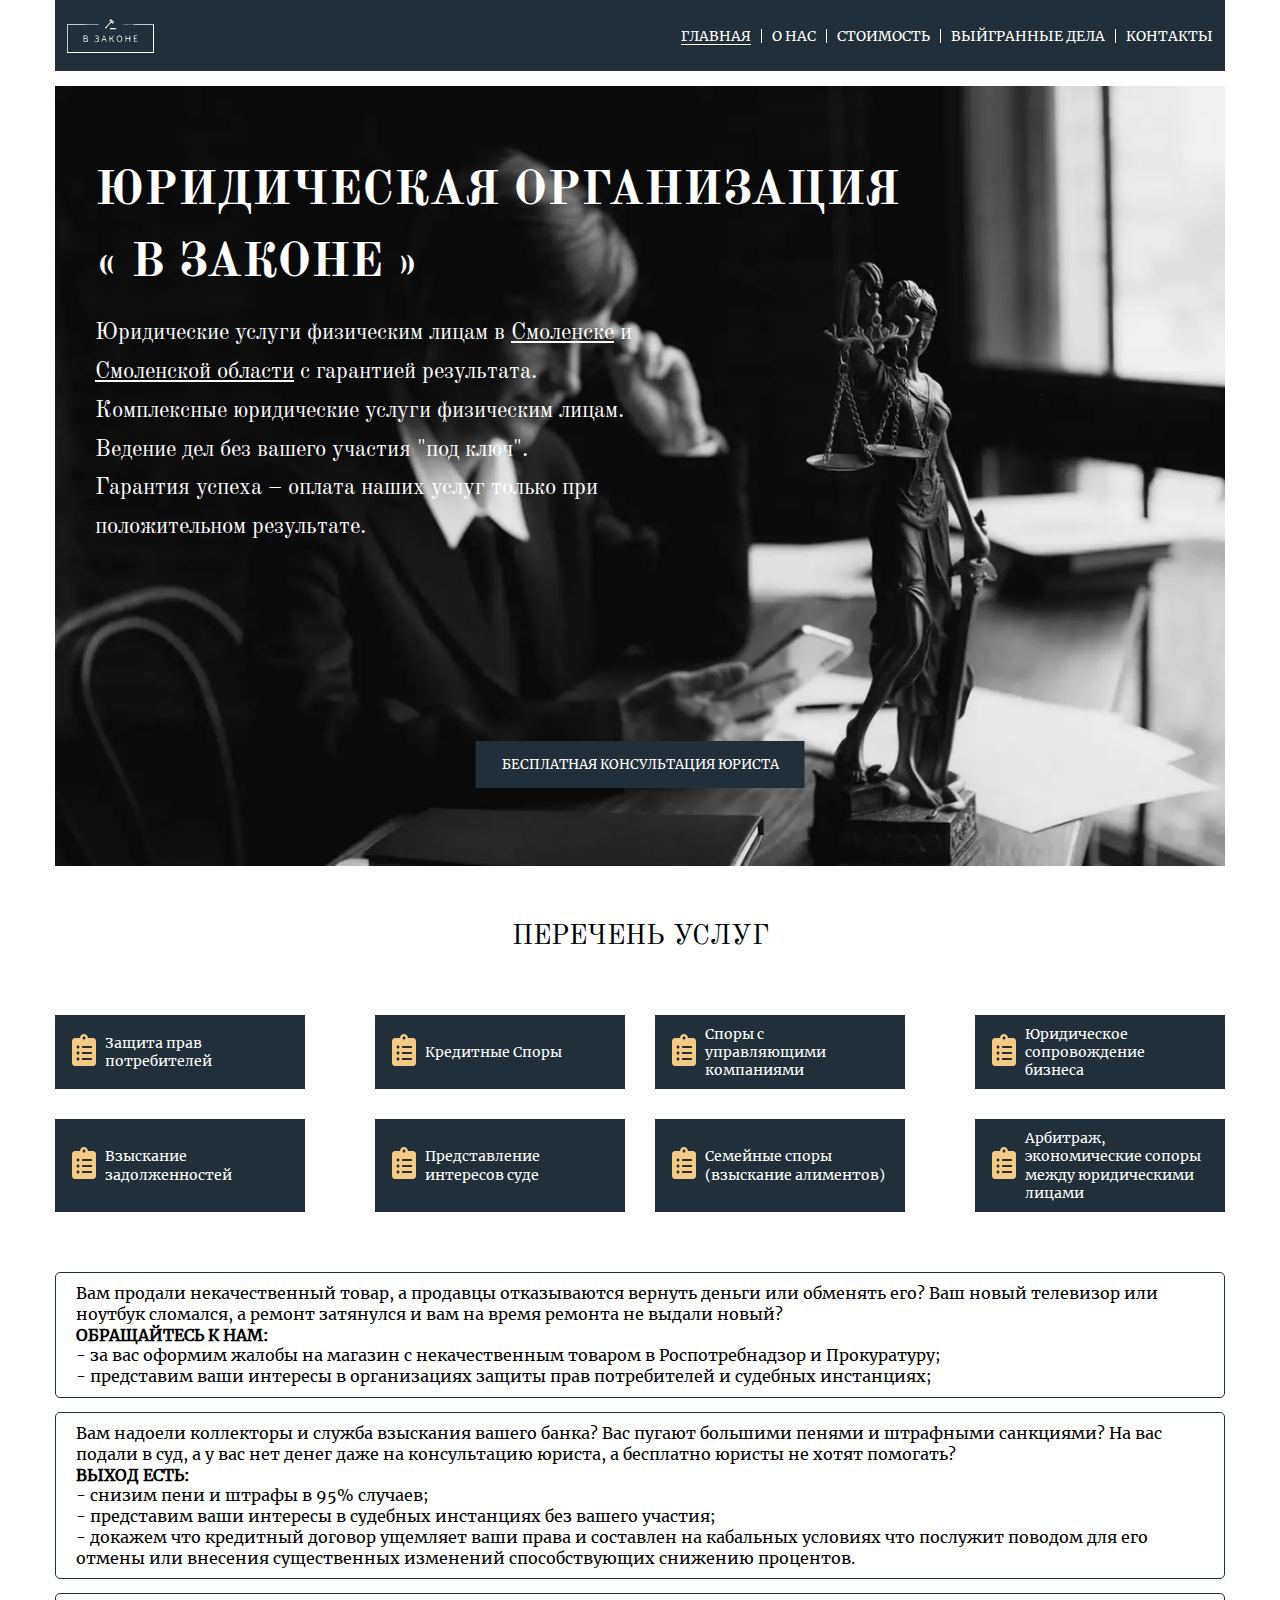
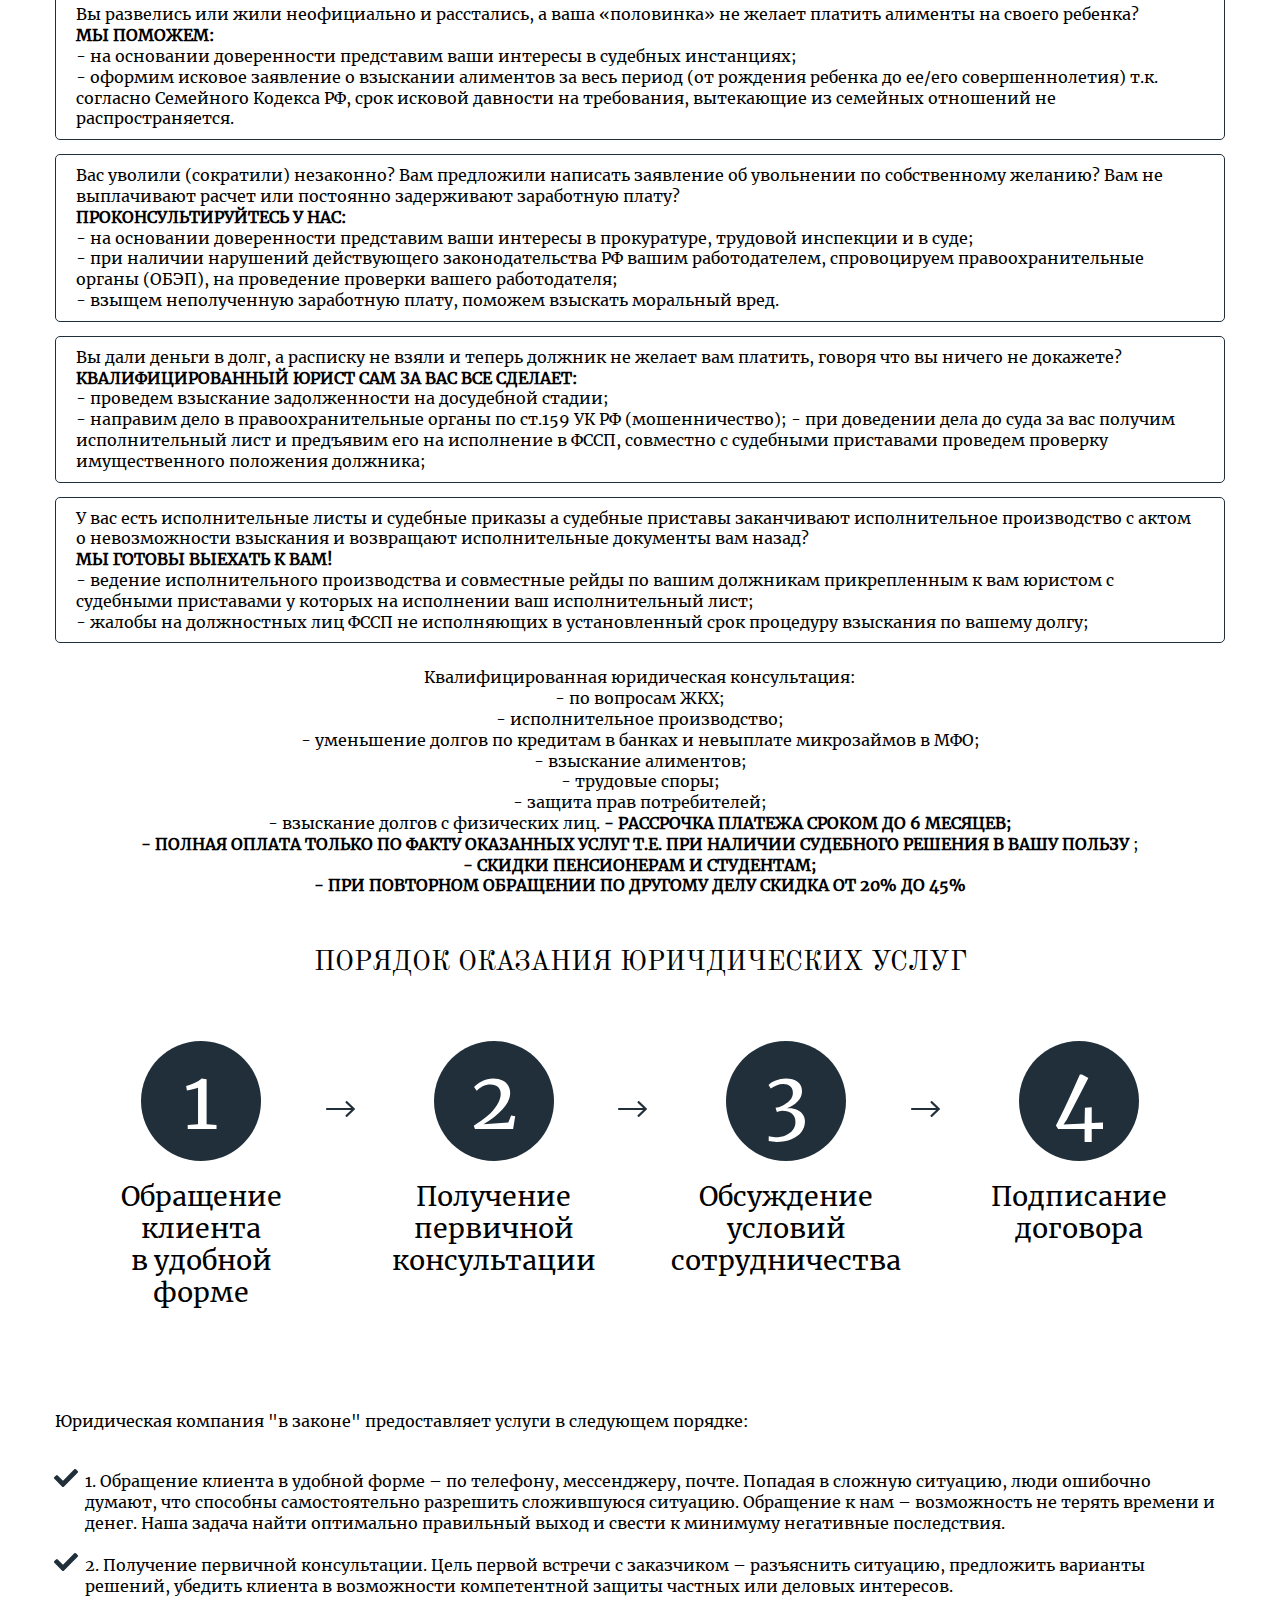
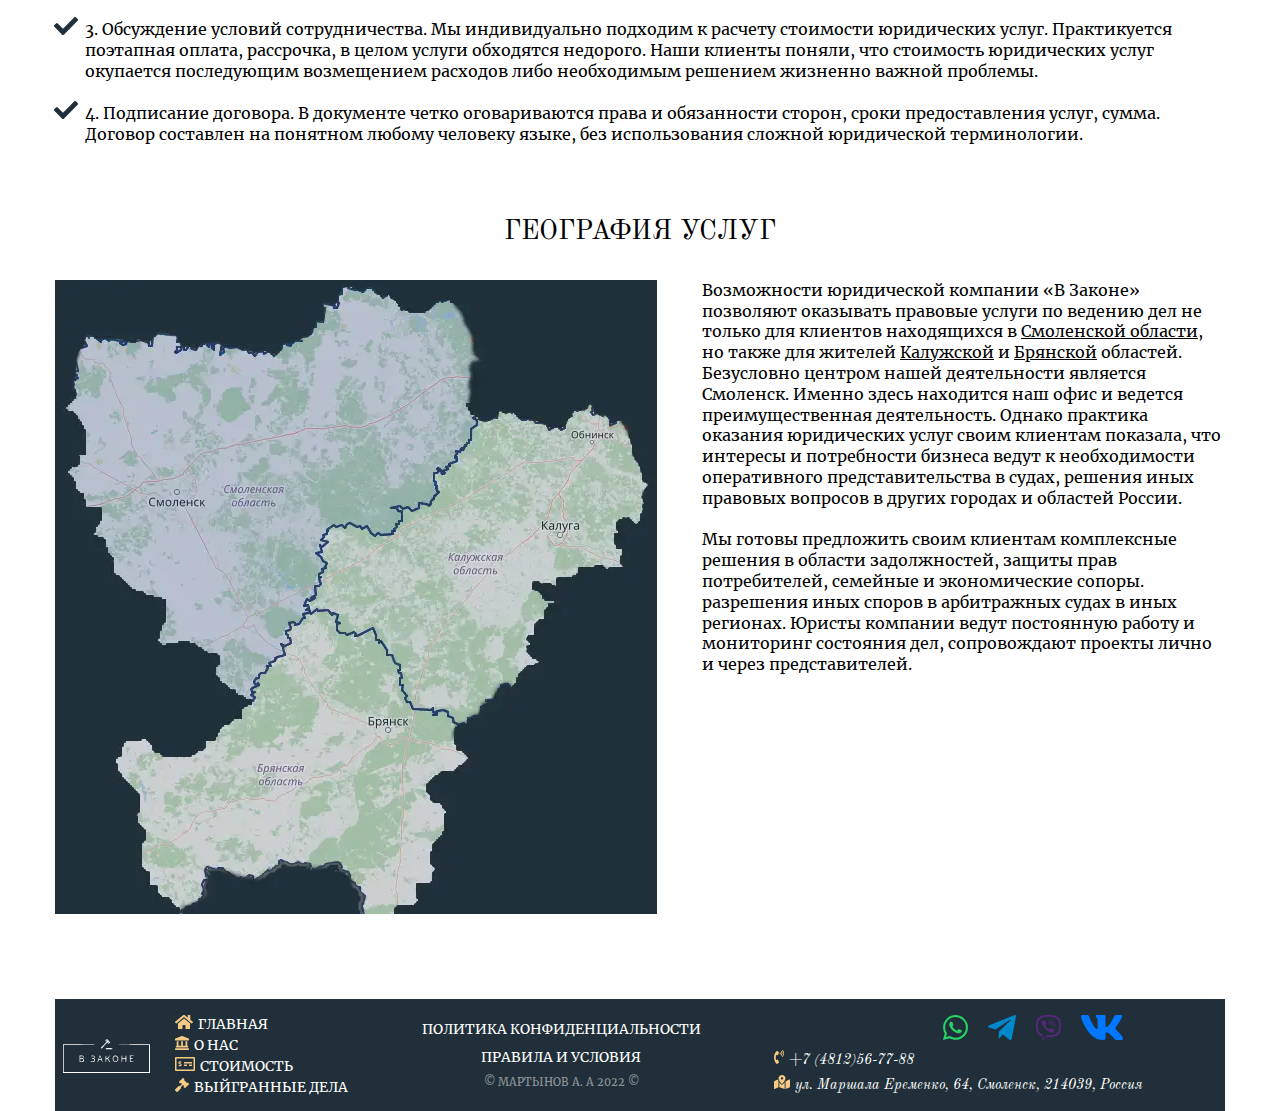
<file: index.html>
<!DOCTYPE html><html lang="ru"><head>  <title>Главная</title>  <meta charset="UTF-8">  <meta name="format-detection" content="telephone=no">  <link rel="stylesheet" href="css/style.min.css">  <link rel="shortcut icon" href="img/icons/favicon.png">  <meta name="viewport" content="width=device-width, initial-scale=1.0"></head><body>  <div class="wrapper">    <header class="header">    <div class="container">      <div class="header__row">      <div class="header__row-item">        <div class="header__logo logo">          <a href="index.html">            <picture><source srcset="img/icons/logo_white.svg" type="image/webp"><img src="img/icons/logo_white.svg" alt="Логотип"></picture>          </a>        </div>        <div class="header__menu menu">          <div class="menu__icon icon-menu">            <span></span>            <span></span>            <span></span>          </div>          <nav class="menu__body">            <ul class="menu__list">              <li><a href="index.html" class="menu__link active-page">Главная</a></li>              <li><a href="about_us.html" class="menu__link">О нас</a></li>              <li><a href="price.html" class="menu__link">Стоимость</a></li>              <li><a href="cases_won.html" class="menu__link">Выйгранные дела</a></li>              <li><a href="contact.html" class="menu__link">Контакты</a></li>            </ul>          </nav>        </div>      </div>    </div>  </div></header>    <div class="content">      <section class="intro">        <div class="intro__page">          <div class="container">            <div class="intro__content">              <div class="intro__item">                <div class="intro__content-text">                  <h1 class="intro__title">Юридическая организация<br>                    <span>« В Законе »</span>                  </h1>                  <p class="intro__text">Юридические услуги физическим лицам в <span>Смоленске</span> и <br>                    <span>Смоленской области</span> <br class="transfer"> с                    гарантией результата.                  </p>                  <p class="intro__text">Комплексные юридические услуги физическим лицам. Ведение дел без вашего участия                    "под ключ". <br> Гарантия успеха – оплата наших услуг только при положительном результате.</p>                </div>              </div>              <div class="intro__content-img">                <picture><source srcset="img/intro_descktop.webp" type="image/webp"><img class="intro__img intro__img_descktop" src="img/intro_descktop.jpg" alt="image"></picture>                <picture><source srcset="img/intro_tablet.webp" type="image/webp"><img class="intro__img intro__img_tablet" src="img/intro_tablet.jpg" alt="image"></picture>                <picture><source srcset="img/intro_mobile.webp" type="image/webp"><img class="intro__img intro__img_mobile" src="img/intro_mobile.jpg" alt="image"></picture>              </div>              <div class="intro__content-btn">                <a href="tel:+74812567788" class="intro__link">                  <input type="submit" class="intro__btn" value="Бесплатная консультация юриста">                </a>              </div>            </div>          </div>        </div>      </section>      <br>      <section class="main">        <div class="main__page">          <div class="container">            <div class="main__content">              <h2 class="main__title">ПЕРЕЧЕНЬ УСЛУГ</h2>              <div class="main__items">                <div class="main__items-flex_column">                  <div class="main__items-flex_row-descktop">                    <div class="main__items-flex_row">                      <div class="main__item">                        <p class="main__item-text">Защита прав потребителей</p>                      </div>                      <div class="main__item">                        <p class="main__item-text">Кредитные Споры</p>                      </div>                    </div>                    <div class="main__items-flex_row">                      <div class="main__item">                        <p class="main__item-text">Споры с управляющими компаниями</p>                      </div>                      <div class="main__item">                        <p class="main__item-text">Юридическое сопровождение бизнеса</p>                      </div>                    </div>                  </div>                  <div class="main__items-flex_row-descktop">                    <div class="main__items-flex_row">                      <div class="main__item">                        <p class="main__item-text">Взыскание задолженностей</p>                      </div>                      <div class="main__item">                        <p class="main__item-text">Представление интересов суде</p>                      </div>                    </div>                    <div class="main__items-flex_row">                      <div class="main__item">                        <p class="main__item-text">Семейные споры (взыскание алиментов)</p>                      </div>                      <div class="main__item">                        <p class="main__item-text">Арбитраж, экономические сопоры между юридическими лицами</p>                      </div>                    </div>                  </div>                </div>                <div class="main__servis">                  <div class="main__servis-list">                    <p class="main__servis-text">                      Вам продали некачественный товар, а продавцы отказываются вернуть деньги или обменять его?                      Ваш новый телевизор или ноутбук сломался, а ремонт затянулся и вам на время ремонта не выдали                      новый?<br> <span>ОБРАЩАЙТЕСЬ К НАМ:</span> <br> - за вас оформим жалобы на магазин с                      некачественным товаром в                      Роспотребнадзор и Прокуратуру; <br> - представим ваши интересы в организациях защиты прав                      потребителей и судебных инстанциях;<br>                    </p>                    <br>                    <p class="main__servis-text">                      Вам надоели коллекторы и служба взыскания вашего банка? Вас пугают большими пенями и штрафными                      санкциями? На вас подали в суд, а у вас нет денег даже на консультацию юриста, а бесплатно юристы                      не хотят помогать?<br> <span>ВЫХОД ЕСТЬ:</span> <br> - снизим пени и штрафы в 95% случаев;<br> -                      представим ваши                      интересы в судебных инстанциях без вашего участия;<br> - докажем что кредитный договор ущемляет                      ваши права и составлен на кабальных условиях что послужит поводом для его отмены или внесения                      существенных изменений способствующих снижению процентов.<br>                    </p>                    <br>                    <p class="main__servis-text">                      Вы развелись или жили неофициально и расстались, а ваша «половинка» не желает платить алименты                      на своего ребенка?<br> <span>МЫ ПОМОЖЕМ:</span> <br> - на основании доверенности представим ваши                      интересы в                      судебных инстанциях;<br> - оформим исковое заявление о взыскании алиментов за весь период (от                      рождения ребенка до ее/его совершеннолетия) т.к. согласно Семейного Кодекса РФ, срок исковой                      давности на требования, вытекающие из семейных отношений не распространяется.<br>                    </p>                    <br>                    <p class="main__servis-text">                      Вас уволили (сократили) незаконно? Вам предложили написать заявление об увольнении по                      собственному желанию? Вам не выплачивают расчет или постоянно задерживают заработную плату?<br>                      <span>ПРОКОНСУЛЬТИРУЙТЕСЬ У НАС:</span> <br> - на основании доверенности представим ваши интересы                      в прокуратуре,                      трудовой инспекции и в суде;<br> - при наличии нарушений действующего законодательства РФ вашим                      работодателем, спровоцируем правоохранительные органы (ОБЭП), на проведение проверки вашего                      работодателя;<br> - взыщем неполученную заработную плату, поможем взыскать моральный вред.<br>                    </p>                    <br>                    <p class="main__servis-text">                      Вы дали деньги в долг, а расписку не взяли и теперь должник не желает вам платить, говоря что                      вы ничего не докажете?<br><span>КВАЛИФИЦИРОВАННЫЙ ЮРИСТ САМ ЗА ВАС ВСЕ СДЕЛАЕТ:</span> <br> -                      проведем                      взыскание задолженности на досудебной стадии;<br> - направим дело в правоохранительные органы по                      ст.159 УК РФ (мошенничество); - при доведении дела до суда за вас получим исполнительный лист и                      предъявим его на исполнение в ФССП, совместно с судебными приставами проведем проверку                      имущественного положения должника;<br>                    </p>                    <br>                    <p class="main__servis-text">                      У вас есть исполнительные листы и судебные приказы а судебные приставы заканчивают                      исполнительное производство с актом о невозможности взыскания и возвращают исполнительные                      документы вам назад?<br> <span>МЫ ГОТОВЫ ВЫЕХАТЬ К ВАМ!</span> <br> - ведение исполнительного                      производства и                      совместные рейды по вашим должникам прикрепленным к вам юристом с судебными приставами у которых                      на исполнении ваш исполнительный лист;<br> - жалобы на должностных лиц ФССП не исполняющих в                      установленный срок процедуру взыскания по вашему долгу;<br>                    </p>                    <br>                    <p class="main__servis-text">                      Квалифицированная юридическая консультация:<br> - по вопросам ЖКХ;<br> - исполнительное                      производство;<br> - уменьшение долгов по кредитам в банках и невыплате микрозаймов в МФО;<br> -                      взыскание                      алиментов;<br> - трудовые споры;<br> - защита прав потребителей;<br> - взыскание долгов с                      физических лиц.                      <span>- РАССРОЧКА ПЛАТЕЖА СРОКОМ ДО 6 МЕСЯЦЕВ;</span> <br>                      <span>- ПОЛНАЯ ОПЛАТА ТОЛЬКО ПО ФАКТУ ОКАЗАННЫХ УСЛУГ Т.Е. ПРИ НАЛИЧИИ СУДЕБНОГО РЕШЕНИЯ В ВАШУ                        ПОЛЬЗУ</span> ;<br>                      <span>- СКИДКИ ПЕНСИОНЕРАМ И СТУДЕНТАМ;</span> <br>                      <span>- ПРИ ПОВТОРНОМ ОБРАЩЕНИИ ПО ДРУГОМУ ДЕЛУ СКИДКА ОТ 20% ДО 45%</span> <br>                    </p>                  </div>                </div>              </div>              <!--/ main__items -->            </div>          </div>          <div class="container">            <div class="main__content">              <h2 class="main__title">Порядок оказания юричдических услуг</h2>              <div class="service">                <div class="service__items">                  <div class="service__flex">                    <div class="service__item">                      <picture><source srcset="img/icons/one.svg" type="image/webp"><img src="img/icons/one.svg" class="service__item-value service__item-value_one"></picture>                      <p class="service__item-text">                        Обращение<br>                        клиента<br>                        в удобной<br>                        форме</p>                    </div>                    <div class="service__item">                      <picture><source srcset="img/icons/two.svg" type="image/webp"><img src="img/icons/two.svg" class="service__item-value service__item-value_two"></picture>                      <p class="service__item-text">                        Получение<br>                        первичной<br>                        консультации</p>                    </div>                  </div>                  <div class="service__flex">                    <div class="service__item">                      <picture><source srcset="img/icons/three.svg" type="image/webp"><img src="img/icons/three.svg" class="service__item-value service__item-value_three"></picture>                      <p class="service__item-text">                        Обсуждение <br>                        условий<br>                        сотрудничества                      </p>                    </div>                    <div class="service__item service__item_arrow-none">                      <picture><source srcset="img/icons/four.svg" type="image/webp"><img src="img/icons/four.svg" class="service__item-value service__item-value_four"></picture>                      <p class="service__item-text">                        Подписание <br>                        договора</p>                    </div>                  </div>                  <!-- <div class="service__flex">                    <div class="service__item">                      <p class="service__item-text">                        Выполнение <br>                        поставленной <br>                        задачи</p>                    </div>                  </div> -->                </div>                <!-- /service__items -->                <div class="service__text">                  <p>Юридическая компания "в законе" предоставляет услуги в следующем порядке:</p>                  <ul>                    <li>                      1. Обращение клиента в удобной форме – по телефону, мессенджеру, почте. Попадая в сложную                      ситуацию, люди ошибочно думают,                      что способны самостоятельно разрешить сложившуюся ситуацию. Обращение к нам – возможность не                      терять времени и денег.                      Наша задача найти оптимально правильный выход и свести к минимуму негативные последствия.                    </li>                    <li>                      2. Получение первичной консультации. Цель первой встречи с заказчиком – разъяснить ситуацию,                      предложить варианты решений,                      убедить клиента в возможности компетентной защиты частных или деловых интересов.                    </li>                    <li>                      3. Обсуждение условий сотрудничества. Мы индивидуально подходим к расчету стоимости юридических                      услуг. Практикуется поэтапная оплата, рассрочка, в целом услуги обходятся недорого.                      Наши клиенты поняли, что стоимость юридических услуг окупается последующим возмещением расходов                      либо необходимым решением жизненно важной проблемы.                    </li>                    <li>                      4. Подписание договора. В документе четко оговариваются права и обязанности сторон, сроки                      предоставления услуг, сумма. Договор составлен на понятном                      любому человеку языке, без использования сложной юридической терминологии.                    </li>                  </ul>                </div>                <!-- /service__text -->                <div class="service__region">                  <h2 class="service__region-title main__title">География услуг</h2>                  <div class="service__region-item">                    <picture><source srcset="img/map.webp" type="image/webp"><img src="img/map.png" alt="image" class="service__region-img"></picture>                    <div class="service__region-text">                      <p>                        Возможности юридической компании «В Законе» позволяют оказывать правовые услуги по ведению дел                        не                        только для клиентов находящихся в <span>Смоленской области</span>, но также для жителей                        <span>Калужской</span> и <span>Брянской</span>                        областей.                        Безусловно центром нашей деятельности является Смоленск. Именно здесь находится наш офис и                        ведется преимущественная                        деятельность.                        Однако практика оказания юридических услуг своим клиентам показала, что интересы и потребности                        бизнеса ведут к необходимости оперативного                        представительства в судах, решения иных правовых вопросов в других городах и областей России.                        <br>                        <br>                        Мы готовы предложить своим клиентам комплексные решения в области задолжностей, защиты прав                        потребителей, семейные и экономические сопоры.                        разрешения иных споров в арбитражных судах в иных регионах. Юристы компании ведут постоянную                        работу и мониторинг состояния дел, сопровождают                        проекты лично и через представителей.                      </p>                    </div>                  </div>                </div>              </div>            </div>          </div>        </div>    </div>  </div>  </section>  </div>  <footer class="footer">  <div class='container'>    <div class="footer__row">      <div class="footer__column">        <div class="footer__item">          <div class="footer__logo logo">            <a href="index.html">              <picture><source srcset="img/icons/logo_white.svg" type="image/webp"><img src="img/icons/logo_white.svg" alt="Логотип" class="logo__item"></picture>            </a>          </div>          <div class="footer__menu footer-menu">            <nav class="footer-menu__body">              <ul class="footer-menu__list">                <li><a href="index.html" class="footer-menu__link menu__link--one">Главная</a></li>                <li><a href="about_us.html" class="footer-menu__link menu__link--two">О нас</a></li>                <li><a href="price.html" class="footer-menu__link menu__link--three">Стоимость</a></li>                <li><a href="cases_won.html" class="footer-menu__link menu__link--four">Выйгранные дела</a></li>              </ul>            </nav>          </div>        </div>      </div>      <div class="footer__column">        <div class="footer__item">          <div class="footer__rules rules">            <a href="privacy.html">политика конфиденциальности</a>            <a href="terms.html">правила и услoвия</a>            <p class="rules__text rules-text">© Мартынов А. А 2022 ©</p>          </div>        </div>      </div>      <div class="footer__column">        <div class="footer__item">          <address class="footer__data">            <div class="contact contact--size">              <div class="contact__messagers">                <a target="_blank" href="https://wa.me/79101147448" class="contact__WhatsApp">                  <picture><source srcset="img/icons/whatsapp.svg" type="image/webp"><img src="img/icons/whatsapp.svg" alt="whatsapp"></picture>                </a>                <a target="_blank" href="tg://resolve?domain=@v_zackone" class="contact__telegram">                  <picture><source srcset="img/icons/telegram-plane.svg" type="image/webp"><img src="img/icons/telegram-plane.svg" alt="telegram"></picture>                </a>                <a target="_blank" href="viber://chat?number=%2B79101147448" class="contact__viber">                  <picture><source srcset="img/icons/viber.svg" type="image/webp"><img src="img/icons/viber.svg" alt="viber"></picture>                </a>                <a target="_blank" href="https://m.vk.com/public194984760?from=groups%253Fact%253Dlist" class="contact__vk">                  <picture><source srcset="img/icons/vk.svg" type="image/webp"><img src="img/icons/vk.svg" alt="vk"></picture>                </a>              </div>              <a href="tel:+74812567788" class="contact__phone">+7 (4812)56-77-88 </a>              <a href="https://yandex.ru/maps/12/smolensk/house/ulitsa_marshala_yeryomenko_64/Z0sYdgRjQEMPQFtufXRwdHxjZA==/?ll=32.033968%2C54.815000&source=wizgeo&utm_medium=maps-desktop&utm_source=serp&z=17"                class="footer__data-address">ул. Маршала Еременко, 64,<span></span> Смоленск, 214039, Россия</a>            </div>          </address>        </div>      </div>    </div>    <p class="rules-text rules-text_down">© Мартынов А. А 2022 ©</p>  </div></footer>  </div>  <script src="https://code.jquery.com/jquery-3.3.1.min.js"></script><script src="js/script.js"></script></body></html>
</file>
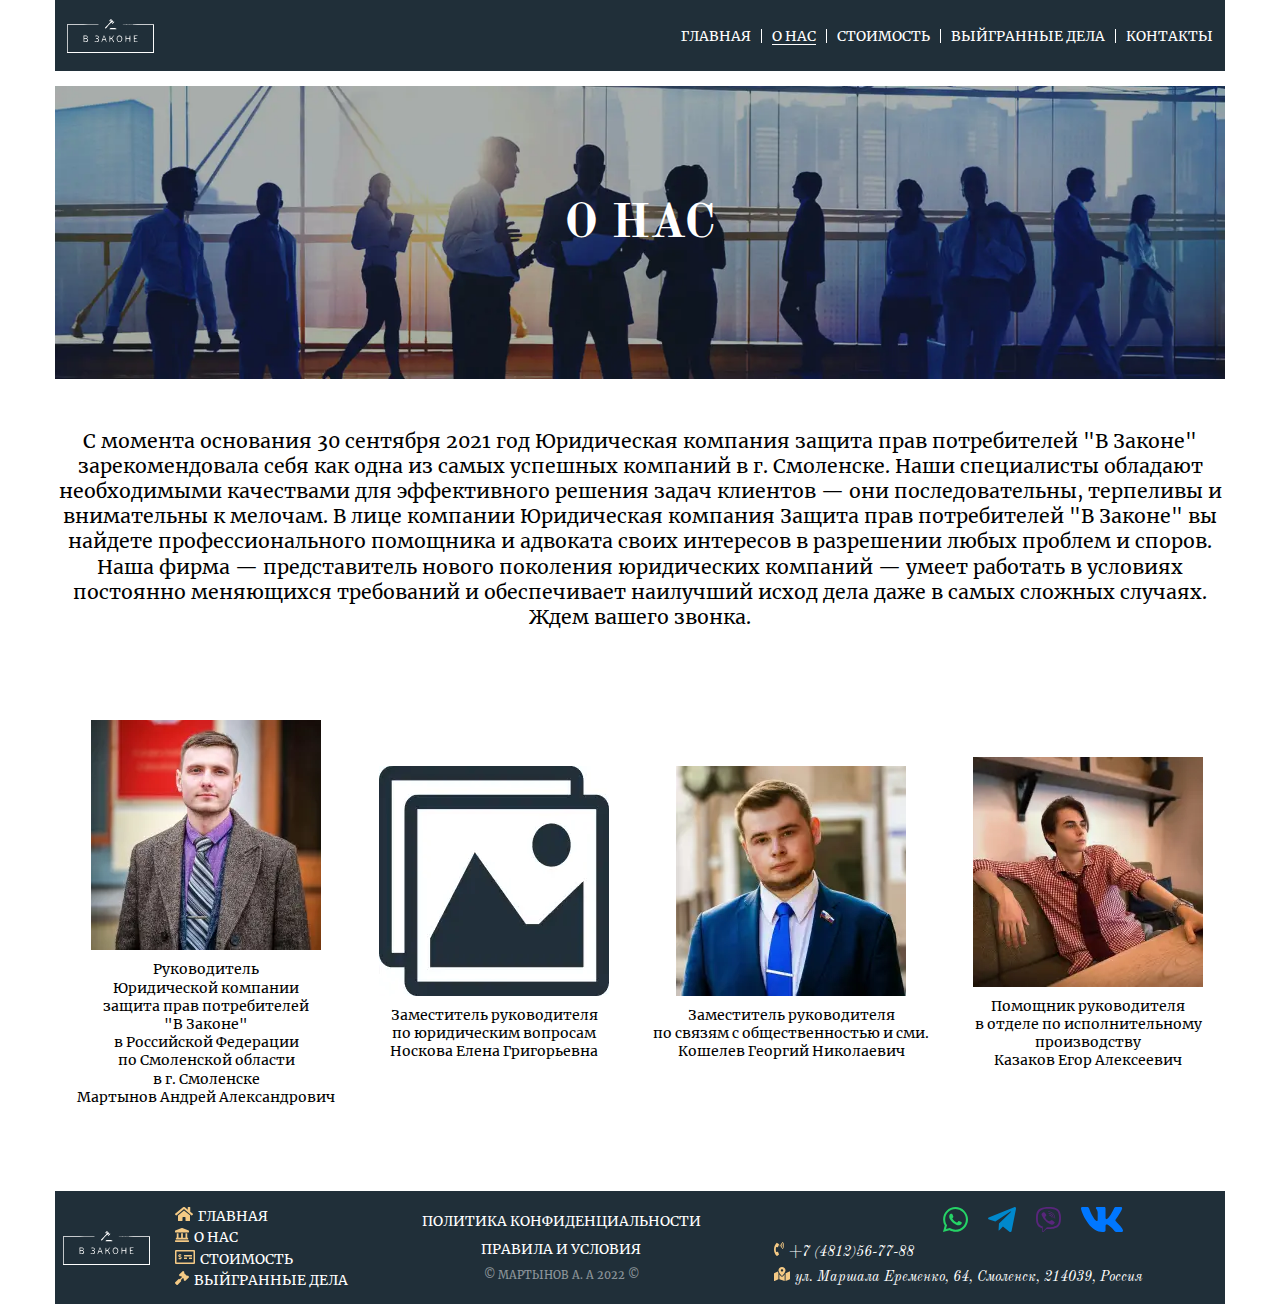
<file: about_us.html>
<!DOCTYPE html>
<html lang="ru">

<head>
  <title>О нас</title>
  <meta charset="UTF-8">
  <meta name="format-detection" content="telephone=no">
  <link rel="stylesheet" href="css/style.min.css">
  <link rel="shortcut icon" href="img/icons/favicon.png">
  <meta name="viewport" content="width=device-width, initial-scale=1.0">
</head>

<body>
  <div class="wrapper">
    <header class="header">
      <div class="container">
        <div class="header__row">
          <div class="header__row-item">
            <div class="header__logo logo"> <a href="index.html">
                <picture>
                  <source srcset="img/icons/logo_white.svg" type="image/webp"><img src="img/icons/logo_white.svg"
                    alt="Логотип">
                </picture>
              </a> </div>
            <div class="header__menu menu">
              <div class="menu__icon icon-menu"> <span></span> <span></span> <span></span> </div>
              <nav class="menu__body">
                <ul class="menu__list">
                  <li><a href="index.html" class="menu__link">Главная</a></li>
                  <li><a href="about_us.html" class="menu__link active-page">О нас</a></li>
                  <li><a href="price.html" class="menu__link">Стоимость</a></li>
                  <li><a href="cases_won.html" class="menu__link">Выйгранные дела</a></li>
                  <li><a href="contact.html" class="menu__link">Контакты</a></li>
                </ul>
              </nav>
            </div>
          </div>
        </div>
      </div>
    </header>
    <div class="content">
      <section class="story">
        <div class="story__page">
          <div class="container">
            <div class="story__content">
              <div class="story__intro">
                <picture><source srcset="img/about-us_image.webp" type="image/webp"><img class="story__intro-img" src="img/about-us_image.jpg" alt="image"></picture>
                <div class="story__intro-item">
                  <h1 class="story__intro-title">О нас</h1>
                </div>
                <p class="story__intro-text">
                  С момента основания 30 сентября 2021 год Юридическая компания защита прав потребителей "В
                  Законе" зарекомендовала себя как одна из самых успешных компаний в г. Смоленске. Наши специалисты
                  обладают
                  необходимыми качествами для эффективного решения задач клиентов — они последовательны, терпеливы и
                  внимательны к
                  мелочам.
                  В лице компании Юридическая компания Защита прав потребителей "В Законе" вы найдете профессионального
                  помощника и
                  адвоката своих интересов в разрешении любых проблем и споров. Наша фирма — представитель нового
                  поколения
                  юридических компаний — умеет работать в условиях постоянно меняющихся требований и обеспечивает
                  наилучший исход дела
                  даже в самых сложных случаях. Ждем вашего звонка.
                </p>
              </div>
              <!-- <h2 class="story__title">Руководитель компании</h2> -->
              <div class="story-teams">
                <div class="story-team">
                  <div class="story-team__item">
                    <picture><source srcset="img/manager.webp" type="image/webp"><img src="img/manager.jpg" alt="Управляющий" class="story-team__item-img"></picture>
                    <p class="story-team__text">
                      Руководитель <br>
                      Юридической компании<br>
                      защита прав потребителей<br>
                      "В Законе" <br>
                      в Российской Федерации<br>
                      по Смоленской области <br>
                      в г. Смоленске<br>
                      Мартынов Андрей Александрович<br>
                    </p>
                  </div>
                </div>
                <div class="story-team">
                  <div class="story-team__item">
                    <picture><source srcset="img/images1.webp" type="image/webp"><img src="img/images1.jpg" alt="Управляющий" class="story-team__item-img"></picture>
                    <p class="story-team__text">
                      Заместитель руководителя<br>
                      по юридическим вопросам<br>
                      Носкова Елена Григорьевна<br>
                    </p>
                  </div>
                </div>
                <div class="story-team">
                  <div class="story-team__item">
                    <picture><source srcset="img/team.webp" type="image/webp"><img src="img/team.jpg" alt="Управляющий" class="story-team__item-img"></picture>
                    <p class="story-team__text">
                      Заместитель руководителя<br>
                      по связям с общественностью и сми.<br>
                      Кошелев Георгий Николаевич<br>
                    </p>
                  </div>
                </div>
                <div class="story-team">
                  <div class="story-team__item">
                    <picture><source srcset="img/zam4.webp" type="image/webp"><img src="img/zam4.jpg" alt="Управляющий" class="story-team__item-img"></picture>
                    <p class="story-team__text">
                      Помощник  руководителя<br>
                      в отделе по исполнительному<br>
                      производству<br>
                      Казаков Егор Алексеевич<br>
                    </p>
                  </div>
                </div>
              </div>
            </div>
          </div>
        </div>
      </section>
    </div>
    <footer class="footer">
      <div class='container'>
        <div class="footer__row">
          <div class="footer__column">
            <div class="footer__item">
              <div class="footer__logo logo">
                <a href="index.html">
                  <picture><source srcset="img/icons/logo_white.svg" type="image/webp"><img src="img/icons/logo_white.svg" alt="Логотип" class="logo__item"></picture>
                </a>
              </div>
              <div class="footer__menu footer-menu">
                <nav class="footer-menu__body">
                  <ul class="footer-menu__list">
                    <li><a href="index.html" class="footer-menu__link menu__link--one">Главная</a></li>
                    <li><a href="about_us.html" class="footer-menu__link menu__link--two">О нас</a></li>
                    <li><a href="price.html" class="footer-menu__link menu__link--three">Стоимость</a></li>
                    <li><a href="cases_won.html" class="footer-menu__link menu__link--four">Выйгранные дела</a></li>
                  </ul>
                </nav>
              </div>
            </div>
          </div>
          <div class="footer__column">
            <div class="footer__item">
              <div class="footer__rules rules">
                <a href="privacy.html">политика конфиденциальности</a>
                <a href="terms.html">правила и услoвия</a>
                <p class="rules__text rules-text">© Мартынов А. А 2022 ©</p>
              </div>
            </div>
          </div>
          <div class="footer__column">
            <div class="footer__item">
              <address class="footer__data">
                <div class="contact contact--size">
                  <div class="contact__messagers">
                    <a target="_blank" href="https://wa.me/79101147448" class="contact__WhatsApp">
                      <picture><source srcset="img/icons/whatsapp.svg" type="image/webp"><img src="img/icons/whatsapp.svg" alt="whatsapp"></picture>
                    </a>
                    <a target="_blank" href="tg://resolve?domain=@v_zackone" class="contact__telegram">
                      <picture><source srcset="img/icons/telegram-plane.svg" type="image/webp"><img src="img/icons/telegram-plane.svg" alt="telegram"></picture>
                    </a>
                    <a target="_blank" href="viber://chat?number=%2B79101147448" class="contact__viber">
                      <picture><source srcset="img/icons/viber.svg" type="image/webp"><img src="img/icons/viber.svg" alt="viber"></picture>
                    </a>
                    <a target="_blank" href="https://m.vk.com/public194984760?from=groups%253Fact%253Dlist" class="contact__vk">
                      <picture><source srcset="img/icons/vk.svg" type="image/webp"><img src="img/icons/vk.svg" alt="vk"></picture>
                    </a>
                  </div>
                  <a href="tel:+74812567788 " class="contact__phone">+7 (4812)56-77-88 </a>
                  <a href="https://yandex.ru/maps/12/smolensk/house/ulitsa_marshala_yeryomenko_64/Z0sYdgRjQEMPQFtufXRwdHxjZA==/?ll=32.033968%2C54.815000&source=wizgeo&utm_medium=maps-desktop&utm_source=serp&z=17"
                    class="footer__data-address">ул. Маршала Еременко, 64,<span></span> Смоленск, 214039, Россия</a>
                </div>
              </address>
            </div>
          </div>
        </div>
        <p class="rules-text rules-text_down">© Мартынов А. А 2022 ©</p>
      </div>
    </footer>
  </div>
  <script src="https://code.jquery.com/jquery-3.3.1.min.js"></script>
  <script src="js/script.js"></script>
</body>

</html>
</file>
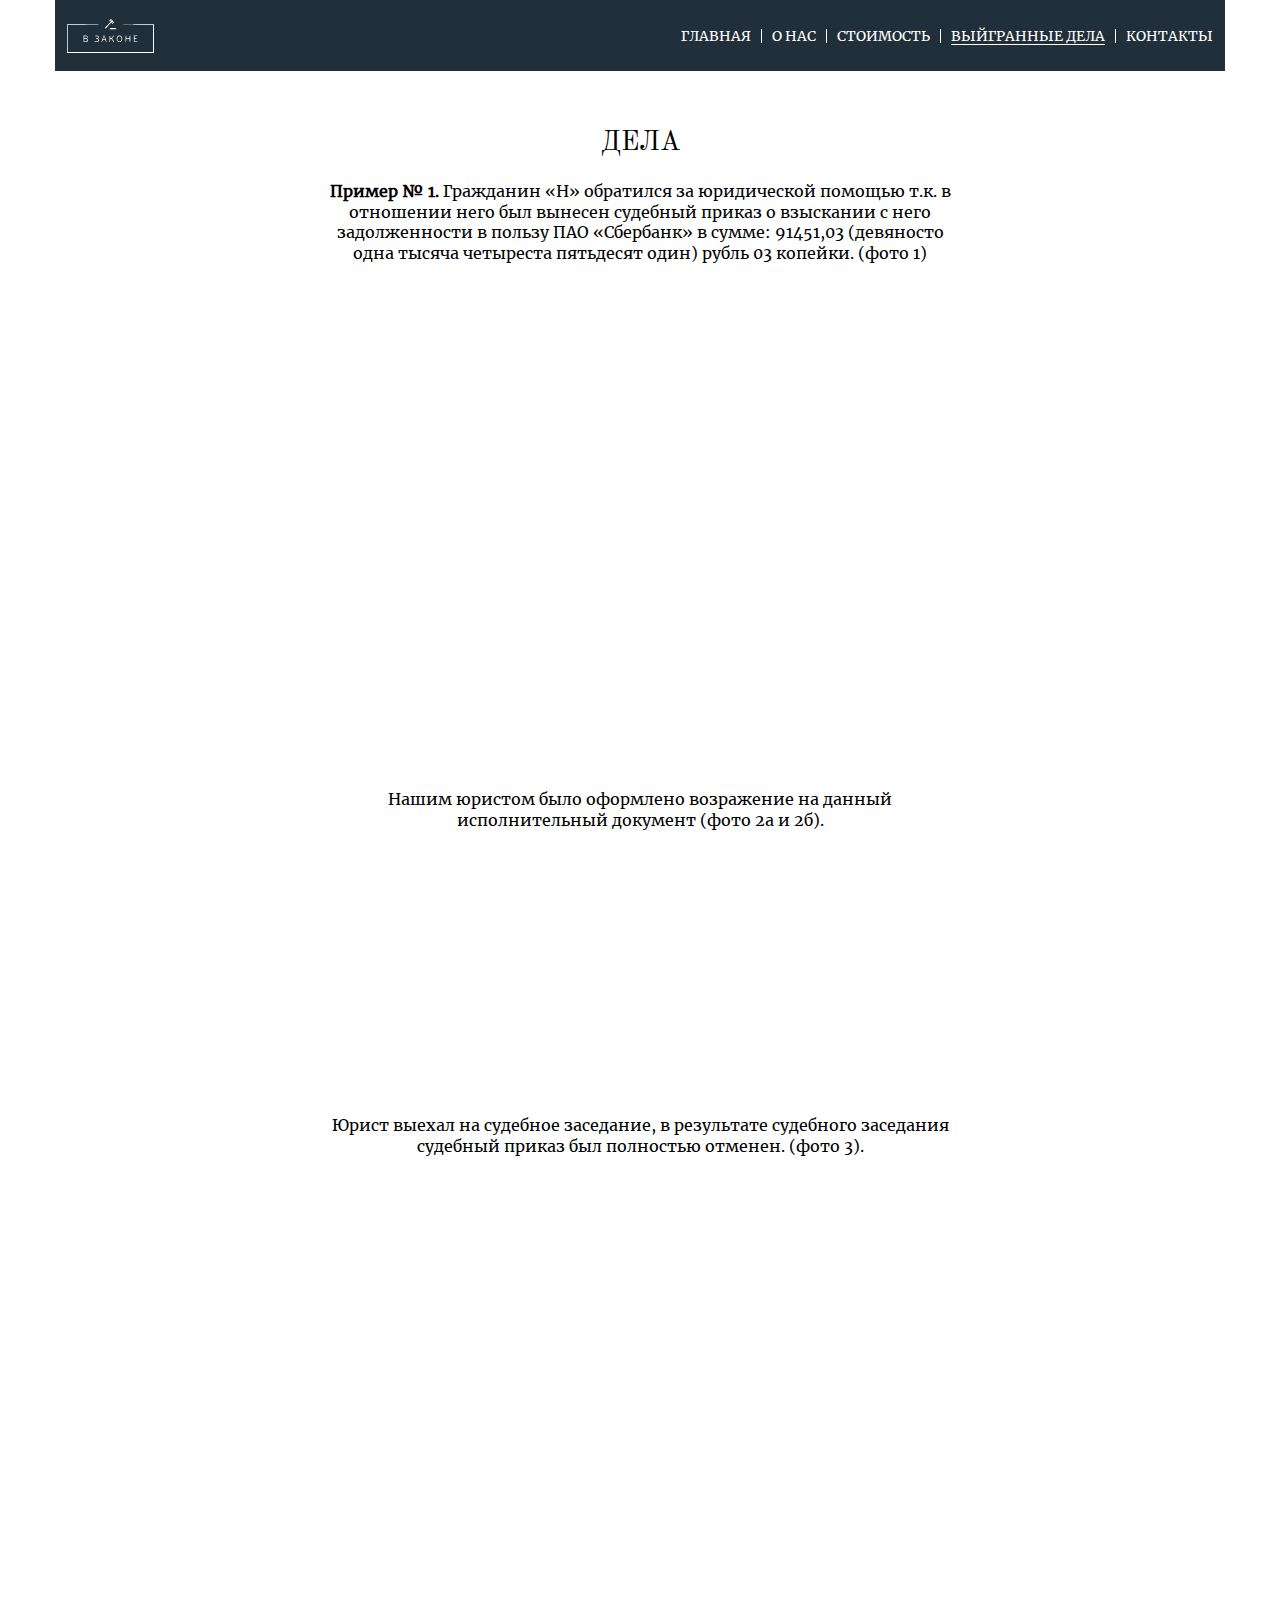
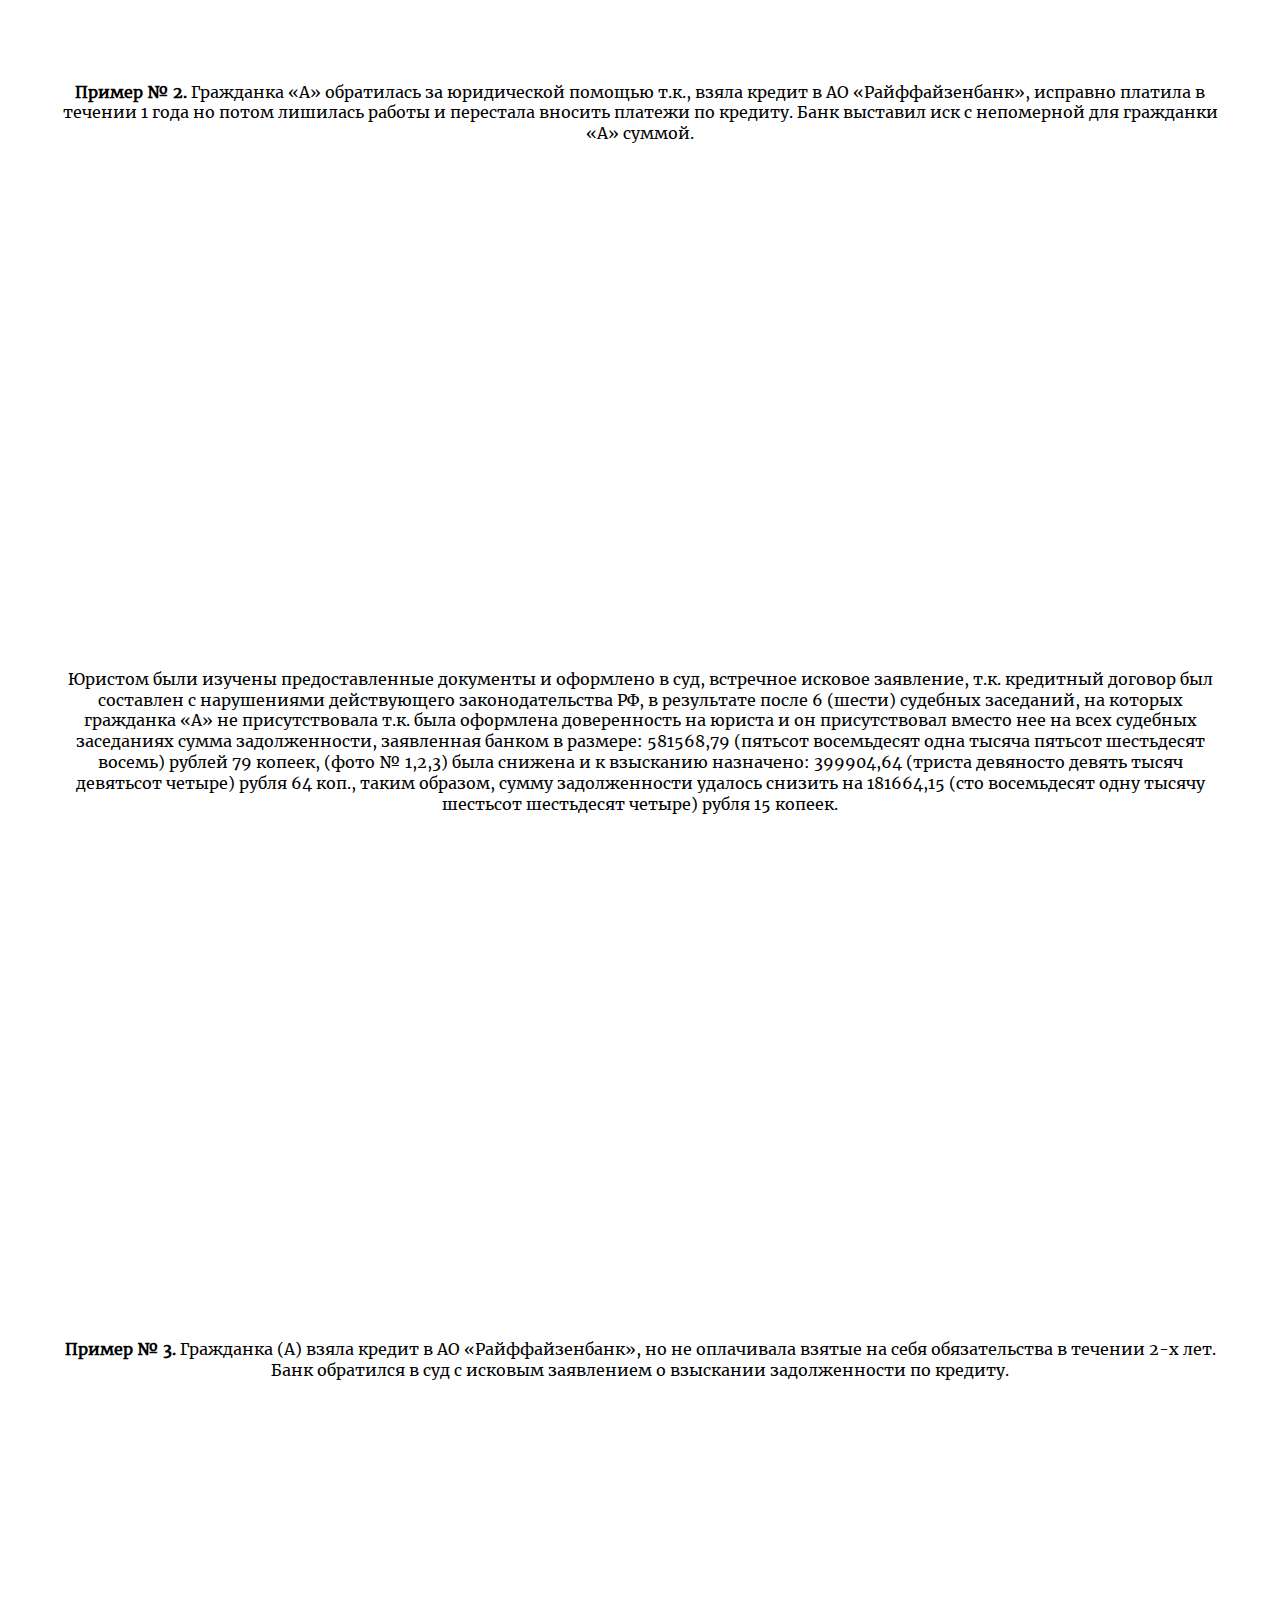
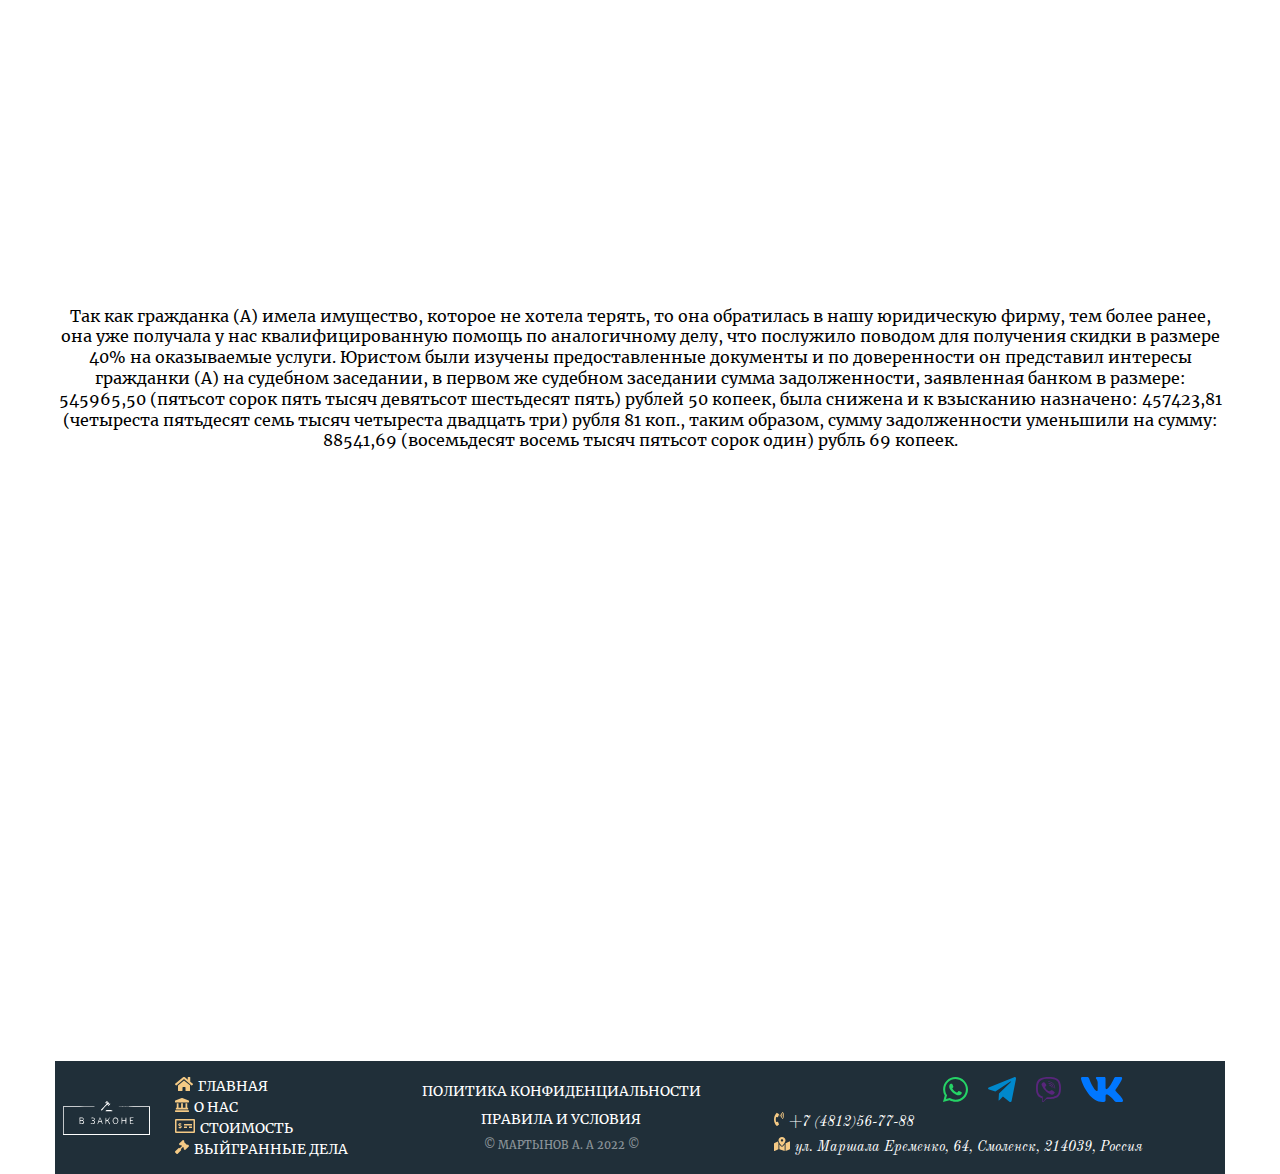
<file: cases_won.html>
<!DOCTYPE html><html lang="ru"><head>  <title>Выйгранные дела</title>  <meta charset="UTF-8">  <meta name="format-detection" content="telephone=no">  <link rel="stylesheet" href="css/style.min.css">  <link rel="shortcut icon" href="img/icons/favicon.png">  <meta name="viewport" content="width=device-width, initial-scale=1.0"></head><body>  <div class="wrapper">    <header class="header">      <div class="container">        <div class="header__row">          <div class="header__row-item">            <div class="header__logo logo"> <a href="index.html">                <picture>                  <source srcset="img/icons/logo_white.svg" type="image/webp"><img src="img/icons/logo_white.svg"                    alt="Логотип">                </picture>              </a> </div>            <div class="header__menu menu">              <div class="menu__icon icon-menu"> <span></span> <span></span> <span></span> </div>              <nav class="menu__body">                <ul class="menu__list">                  <li><a href="index.html" class="menu__link">Главная</a></li>                  <li><a href="about_us.html" class="menu__link">О нас</a></li>                  <li><a href="price.html" class="menu__link">Стоимость</a></li>                  <li><a href="cases_won.html" class="menu__link active-page">Выйгранные дела</a></li>                  <li><a href="contact.html" class="menu__link">Контакты</a></li>                </ul>              </nav>            </div>          </div>        </div>      </div>    </header>    <div class="content">      <section class="case">        <div class="case__page">          <div class="container">            <div class="case__content">              <h2 class="case__title">Дела</h2>              <div class="case__item">                <div class="case__one">                  <div class="case__one-flex">                    <p class="case__text">                      <span>                        Пример № 1.                      </span>                      Гражданин «Н» обратился за юридической помощью т.к. в отношении него был вынесен судебный приказ о                      взыскании с него задолженности в пользу ПАО «Сбербанк» в сумме: 91451,03 (девяносто одна тысяча                      четыреста пятьдесят один) рубль 03 копейки. (фото 1)                    </p>                    <div class="case__frame">                      <iframe src="https://drive.google.com/file/d/1EQXAk3izlm7GqsEbWnDPkEPyhS5n7Y-Q/preview"                        width="640" height="480" allow="autoplay"></iframe>                    </div>                    <p class="case__text">                      Нашим юристом было оформлено возражение на данный исполнительный документ (фото 2а и 2б).                    </p>                    <div class="case__frame">                      <iframe src="https://drive.google.com/file/d/18Jomu9EbGlurBFmci2L3JvlRydKaH1WW/preview"                        width="320" height="240" allow="autoplay"></iframe>                      <iframe src="https://drive.google.com/file/d/1b2ZqHQaVY0Fft1Ohi4QheojlE-UIa5xF/preview"                        width="320" height="240" allow="autoplay"></iframe>                    </div>                    <p class="case__text">                      Юрист выехал на судебное заседание, в результате судебного заседания судебный приказ был полностью                      отменен. (фото 3).                    </p>                    <div class="case__frame">                      <iframe src="https://drive.google.com/file/d/1W6vLDG8sKLD1I1jgK9NxiIsq48OXqz3o/preview"                        width="640" height="480" allow="autoplay"></iframe>                    </div>                  </div>                </div>                <!-- /case__one -->                <div class="case__two">                  <p class="case__text">                    <span>                      Пример № 2.                    </span>                    Гражданка «А» обратилась за юридической помощью т.к., взяла кредит в АО «Райффайзенбанк»,                    исправно платила в течении 1 года но потом лишилась работы и перестала вносить платежи по кредиту.                    Банк выставил иск с непомерной для гражданки «А» суммой.                  </p>                  <div class="case__frame">                    <iframe src="https://drive.google.com/file/d/1TC6G04XjnUf3PhktDg4qECbPBjrRybJK/preview" width="640"                      height="480" allow="autoplay"></iframe>                  </div>                  <p class="case__text">                    Юристом были изучены предоставленные документы и оформлено в суд, встречное исковое заявление, т.к.                    кредитный договор был составлен с нарушениями действующего законодательства РФ, в результате после 6                    (шести) судебных заседаний, на которых гражданка «А» не присутствовала т.к. была оформлена                    доверенность на юриста и он присутствовал вместо нее на всех судебных заседаниях сумма                    задолженности, заявленная банком в размере: 581568,79 (пятьсот восемьдесят одна тысяча пятьсот                    шестьдесят восемь) рублей 79 копеек, (фото № 1,2,3) была снижена и к взысканию назначено: 399904,64                    (триста девяносто девять тысяч девятьсот четыре) рубля 64 коп., таким образом, сумму задолженности                    удалось снизить на 181664,15 (сто восемьдесят одну тысячу шестьсот шестьдесят четыре) рубля 15                    копеек.                  </p>                  <div class="case__frame">                    <iframe src="https://drive.google.com/file/d/172dQKh5kUYc-6r7EEbOr_7iLGTD2_lQF/preview" width="640"                      height="480" allow="autoplay"></iframe>                  </div>                </div>                <!-- /case__two -->                <div class="case__three">                  <p class="case__text">                    <span>                      Пример № 3.                    </span>                    Гражданка (А) взяла кредит в АО «Райффайзенбанк», но не оплачивала взятые на себя                    обязательства в течении 2-х лет. Банк обратился в суд с исковым заявлением о взыскании задолженности                    по кредиту.                  </p>                  <div class="case__frame">                    <iframe src="https://drive.google.com/file/d/1wqrsl2GRNqSMNhsa3-rYDMaUHmJm6leI/preview" width="640"                      height="480" allow="autoplay"></iframe>                  </div>                  <p class="case__text">                    Так как гражданка (А) имела имущество, которое не хотела терять, то она обратилась в                    нашу юридическую фирму, тем более ранее, она уже получала у нас квалифицированную помощь по                    аналогичному делу, что послужило поводом для получения скидки в размере 40% на оказываемые услуги.                    Юристом были изучены предоставленные документы и по доверенности он представил интересы гражданки                    (А) на судебном заседании, в первом же судебном заседании сумма задолженности, заявленная банком в                    размере: 545965,50 (пятьсот сорок пять тысяч девятьсот шестьдесят пять) рублей 50 копеек, была снижена                    и к взысканию назначено: 457423,81 (четыреста пятьдесят семь тысяч четыреста                    двадцать три) рубля 81 коп., таким образом, сумму задолженности уменьшили на сумму: 88541,69                    (восемьдесят восемь тысяч пятьсот сорок один) рубль 69 копеек.                  </p>                  <div class="case__frame">                    <iframe src="https://drive.google.com/file/d/1IsM0CL6g2WkT-qPmoEG7Z2Qtm_mc_Zr8/preview" width="640" height="480" allow="autoplay"></iframe>                  </div>                </div>                <!-- /case__three -->              </div>            </div>          </div>        </div>      </section>    </div>    <footer class="footer">      <div class='container'>        <div class="footer__row">          <div class="footer__column">            <div class="footer__item">              <div class="footer__logo logo">                <a href="index.html">                  <picture><source srcset="img/icons/logo_white.svg" type="image/webp"><img src="img/icons/logo_white.svg" alt="Логотип" class="logo__item"></picture>                </a>              </div>              <div class="footer__menu footer-menu">                <nav class="footer-menu__body">                  <ul class="footer-menu__list">                    <li><a href="index.html" class="footer-menu__link menu__link--one">Главная</a></li>                    <li><a href="about_us.html" class="footer-menu__link menu__link--two">О нас</a></li>                    <li><a href="price.html" class="footer-menu__link menu__link--three">Стоимость</a></li>                    <li><a href="cases_won.html" class="footer-menu__link menu__link--four">Выйгранные дела</a></li>                  </ul>                </nav>              </div>            </div>          </div>          <div class="footer__column">            <div class="footer__item">              <div class="footer__rules rules">                <a href="privacy.html">политика конфиденциальности</a>                <a href="terms.html">правила и услoвия</a>                <p class="rules__text rules-text">© Мартынов А. А 2022 ©</p>              </div>            </div>          </div>          <div class="footer__column">            <div class="footer__item">              <address class="footer__data">                <div class="contact contact--size">                  <div class="contact__messagers">                    <a target="_blank" href="https://wa.me/79101147448" class="contact__WhatsApp">                      <picture><source srcset="img/icons/whatsapp.svg" type="image/webp"><img src="img/icons/whatsapp.svg" alt="whatsapp"></picture>                    </a>                    <a target="_blank" href="tg://resolve?domain=@v_zackone" class="contact__telegram">                      <picture><source srcset="img/icons/telegram-plane.svg" type="image/webp"><img src="img/icons/telegram-plane.svg" alt="telegram"></picture>                    </a>                    <a target="_blank" href="viber://chat?number=%2B79101147448" class="contact__viber">                      <picture><source srcset="img/icons/viber.svg" type="image/webp"><img src="img/icons/viber.svg" alt="viber"></picture>                    </a>                    <a target="_blank" href="https://m.vk.com/public194984760?from=groups%253Fact%253Dlist" class="contact__vk">                      <picture><source srcset="img/icons/vk.svg" type="image/webp"><img src="img/icons/vk.svg" alt="vk"></picture>                    </a>                  </div>                  <a href="tel:+74812567788 " class="contact__phone">+7 (4812)56-77-88 </a>                  <a href="https://yandex.ru/maps/12/smolensk/house/ulitsa_marshala_yeryomenko_64/Z0sYdgRjQEMPQFtufXRwdHxjZA==/?ll=32.033968%2C54.815000&source=wizgeo&utm_medium=maps-desktop&utm_source=serp&z=17"                    class="footer__data-address">ул. Маршала Еременко, 64,<span></span> Смоленск, 214039, Россия</a>                </div>              </address>            </div>          </div>        </div>        <p class="rules-text rules-text_down">© Мартынов А. А 2022 ©</p>      </div>    </footer>  </div>  <script src="https://code.jquery.com/jquery-3.3.1.min.js"></script>  <script src="js/script.js"></script></body></html>
</file>
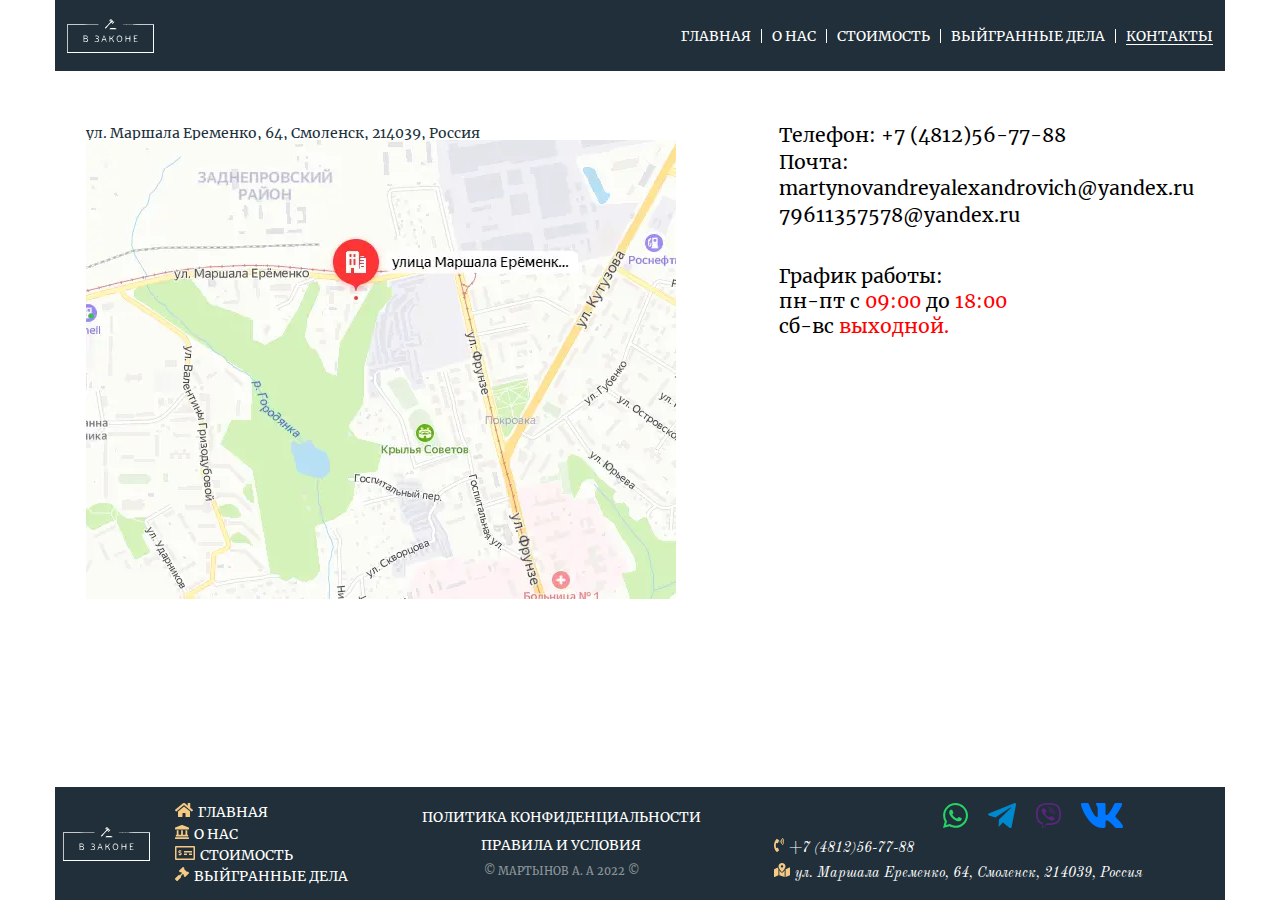
<file: contact.html>
<!DOCTYPE html>
<html lang="ru">

<head>
  <title>Контакты</title>
  <meta charset="UTF-8">
  <meta name="format-detection" content="telephone=no">
  <link rel="stylesheet" href="css/style.min.css">
  <link rel="shortcut icon" href="img/icons/favicon.png">
  <meta name="viewport" content="width=device-width, initial-scale=1.0">
</head>

<body>
  <div class="wrapper">
    <header class="header">
      <div class="container">
        <div class="header__row">
          <div class="header__row-item">
            <div class="header__logo logo"> <a href="index.html">
                <picture>
                  <source srcset="img/icons/logo_white.svg" type="image/webp"><img src="img/icons/logo_white.svg"
                    alt="Логотип">
                </picture>
              </a> </div>
            <div class="header__menu menu">
              <div class="menu__icon icon-menu"> <span></span> <span></span> <span></span> </div>
              <nav class="menu__body">
                <ul class="menu__list">
                  <li><a href="index.html" class="menu__link">Главная</a></li>
                  <li><a href="about_us.html" class="menu__link">О нас</a></li>
                  <li><a href="price.html" class="menu__link">Стоимость</a></li>
                  <li><a href="cases_won.html" class="menu__link">Выйгранные дела</a></li>
                  <li><a href="contact.html" class="menu__link active-page">Контакты</a></li>
                </ul>
              </nav>
            </div>
          </div>
        </div>
      </div>
    </header>
    <div class="content">
      <section class="contact">
        <div class="contact__page">
          <div class="container">
            <div class="contact__content">
              <div class="contact__item">
                <a href="https://yandex.ru/maps/12/smolensk/house/ulitsa_marshala_yeryomenko_64/Z0sYdgRjQEMPQFtufXRwdHxjZA==/?from=tabbar&ll=32.038842%2C54.810319&source=serp_navig&z=14.71"
                  class="contact__item-link" target="blank">
                  <picture><source srcset="img/addres_map.webp" type="image/webp"><img src="img/addres_map.png" alt="image" class="contact__item-img"></picture>
                  ул. Маршала Еременко, 64, Смоленск, 214039, Россия
                </a>
                <div class="contact__item-text">
                  Телефон:
                  <a href="tel:+7(4812)56-77-88" class="contact__phone_black">+7 (4812)56-77-88 </a>
                  <p  class="contact__mail">
                    Почта: <br>
                    martynovandreyalexandrovich@yandex.ru
                  </p>
                  <p class="contact__mail-yandex">79611357578@yandex.ru</p>
                  <br>
                  <br>
                  <p class="work__time">График работы:<br>
                     пн-пт с <span>09:00</span>  до <span>18:00</span> <br>
                    сб-вс <span>выходной.</span>
                  </p>
                </div>
              </div>
            </div>
          </div>
        </div>
      </section>
    </div>
    <footer class="footer">
      <div class='container'>
        <div class="footer__row">
          <div class="footer__column">
            <div class="footer__item">
              <div class="footer__logo logo">
                <a href="index.html">
                  <picture><source srcset="img/icons/logo_white.svg" type="image/webp"><img src="img/icons/logo_white.svg" alt="Логотип" class="logo__item"></picture>
                </a>
              </div>
              <div class="footer__menu footer-menu">
                <nav class="footer-menu__body">
                  <ul class="footer-menu__list">
                    <li><a href="index.html" class="footer-menu__link menu__link--one">Главная</a></li>
                    <li><a href="about_us.html" class="footer-menu__link menu__link--two">О нас</a></li>
                    <li><a href="price.html" class="footer-menu__link menu__link--three">Стоимость</a></li>
                    <li><a href="cases_won.html" class="footer-menu__link menu__link--four">Выйгранные дела</a></li>
                  </ul>
                </nav>
              </div>
            </div>
          </div>
          <div class="footer__column">
            <div class="footer__item">
              <div class="footer__rules rules">
                <a href="privacy.html">политика конфиденциальности</a>
                <a href="terms.html">правила и услoвия</a>
                <p class="rules__text rules-text">© Мартынов А. А 2022 ©</p>
              </div>
            </div>
          </div>
          <div class="footer__column">
            <div class="footer__item">
              <address class="footer__data">
                <div class="contact contact--size">
                  <div class="contact__messagers">
                    <a target="_blank" href="https://wa.me/79101147448" class="contact__WhatsApp">
                      <picture><source srcset="img/icons/whatsapp.svg" type="image/webp"><img src="img/icons/whatsapp.svg" alt="whatsapp"></picture>
                    </a>
                    <a target="_blank" href="tg://resolve?domain=@v_zackone" class="contact__telegram">
                      <picture><source srcset="img/icons/telegram-plane.svg" type="image/webp"><img src="img/icons/telegram-plane.svg" alt="telegram"></picture>
                    </a>
                    <a target="_blank" href="viber://chat?number=%2B79101147448" class="contact__viber">
                      <picture><source srcset="img/icons/viber.svg" type="image/webp"><img src="img/icons/viber.svg" alt="viber"></picture>
                    </a>
                    <a target="_blank" href="https://m.vk.com/public194984760?from=groups%253Fact%253Dlist" class="contact__vk">
                      <picture><source srcset="img/icons/vk.svg" type="image/webp"><img src="img/icons/vk.svg" alt="vk"></picture>
                    </a>
                  </div>
                  <a href="tel:+74812567788 " class="contact__phone">+7 (4812)56-77-88 </a>
                  <a href="https://yandex.ru/maps/12/smolensk/house/ulitsa_marshala_yeryomenko_64/Z0sYdgRjQEMPQFtufXRwdHxjZA==/?ll=32.033968%2C54.815000&source=wizgeo&utm_medium=maps-desktop&utm_source=serp&z=17"
                    class="footer__data-address">ул. Маршала Еременко, 64,<span></span> Смоленск, 214039, Россия</a>
                </div>
              </address>
            </div>
          </div>
        </div>
        <p class="rules-text rules-text_down">© Мартынов А. А 2022 ©</p>
      </div>
    </footer>
  </div>
  <script src="https://code.jquery.com/jquery-3.3.1.min.js"></script>
  <script src="js/script.js"></script>
</body>

</html>
</file>
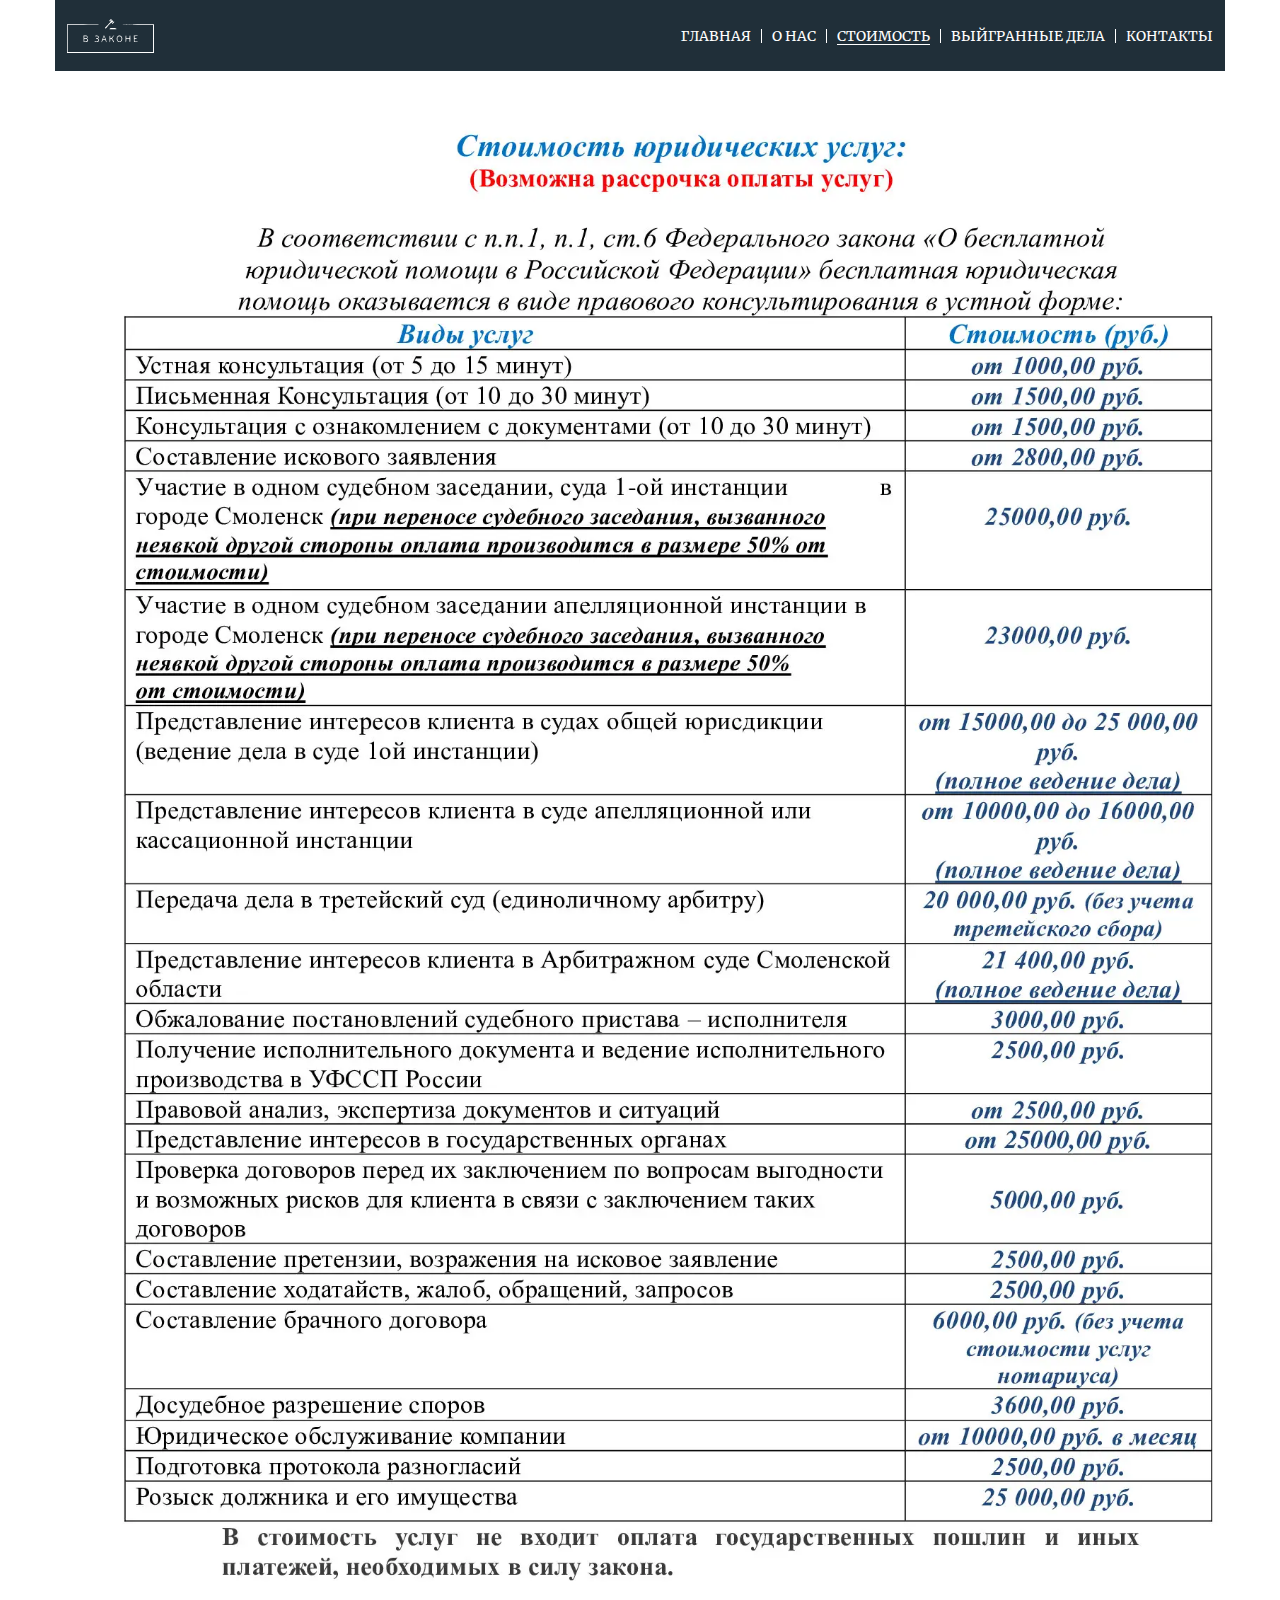
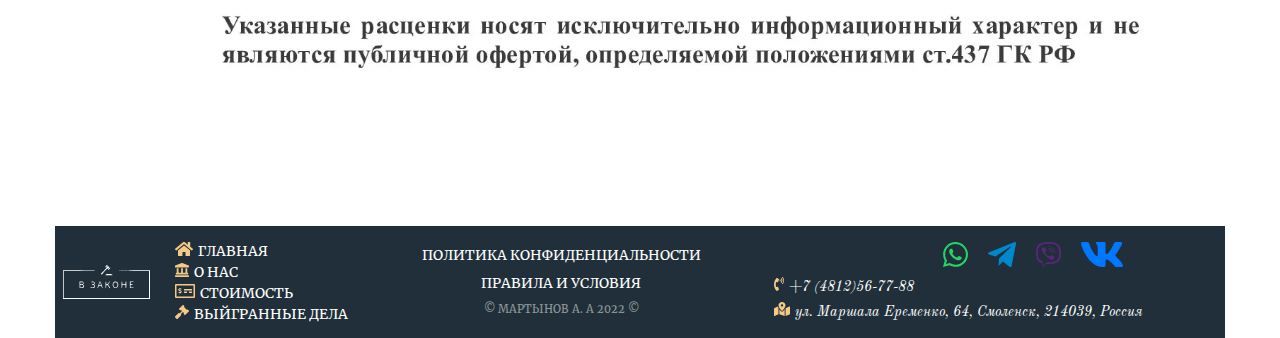
<file: price.html>
<!DOCTYPE html><html lang="ru"><head>  <title>Стоимость</title>  <meta charset="UTF-8">  <meta name="format-detection" content="telephone=no">  <link rel="stylesheet" href="css/style.min.css">  <link rel="shortcut icon" href="img/icons/favicon.png">  <meta name="viewport" content="width=device-width, initial-scale=1.0"></head><body>  <div class="wrapper">    <header class="header">      <div class="container">        <div class="header__row">          <div class="header__row-item">            <div class="header__logo logo"> <a href="index.html">                <picture>                  <source srcset="img/icons/logo_white.svg" type="image/webp"><img src="img/icons/logo_white.svg"                    alt="Логотип">                </picture>              </a> </div>            <div class="header__menu menu">              <div class="menu__icon icon-menu"> <span></span> <span></span> <span></span> </div>              <nav class="menu__body">                <ul class="menu__list">                  <li><a href="index.html" class="menu__link">Главная</a></li>                  <li><a href="about_us.html" class="menu__link">О нас</a></li>                  <li><a href="price.html" class="menu__link active-page">Стоимость</a></li>                  <li><a href="cases_won.html" class="menu__link">Выйгранные дела</a></li>                  <li><a href="contact.html" class="menu__link">Контакты</a></li>                </ul>              </nav>            </div>          </div>        </div>      </div>    </header>    <div class="content">      <section class="price">        <div class="price__page">          <div class="container">            <div class="price__item">              <iframe src="https://drive.google.com/file/d/1jm3jpZeAI_QuDdiZxJblM1BFejuSVa9d/preview" width="640"                height="480" allow="autoplay"></iframe>                <picture><source srcset="img/praise.webp" type="image/webp"><img src="img/praise.jpg" alt="Цены"></picture>            </div>          </div>        </div>      </section>    </div>    <footer class="footer">      <div class='container'>        <div class="footer__row">          <div class="footer__column">            <div class="footer__item">              <div class="footer__logo logo">                <a href="index.html">                  <picture><source srcset="img/icons/logo_white.svg" type="image/webp"><img src="img/icons/logo_white.svg" alt="Логотип" class="logo__item"></picture>                </a>              </div>              <div class="footer__menu footer-menu">                <nav class="footer-menu__body">                  <ul class="footer-menu__list">                    <li><a href="index.html" class="footer-menu__link menu__link--one">Главная</a></li>                    <li><a href="about_us.html" class="footer-menu__link menu__link--two">О нас</a></li>                    <li><a href="price.html" class="footer-menu__link menu__link--three">Стоимость</a></li>                    <li><a href="cases_won.html" class="footer-menu__link menu__link--four">Выйгранные дела</a></li>                  </ul>                </nav>              </div>            </div>          </div>          <div class="footer__column">            <div class="footer__item">              <div class="footer__rules rules">                <a href="privacy.html">политика конфиденциальности</a>                <a href="terms.html">правила и услoвия</a>                <p class="rules__text rules-text">© Мартынов А. А 2022 ©</p>              </div>            </div>          </div>          <div class="footer__column">            <div class="footer__item">              <address class="footer__data">                <div class="contact contact--size">                  <div class="contact__messagers">                    <a target="_blank" href="https://wa.me/79101147448" class="contact__WhatsApp">                      <picture><source srcset="img/icons/whatsapp.svg" type="image/webp"><img src="img/icons/whatsapp.svg" alt="whatsapp"></picture>                    </a>                    <a target="_blank" href="tg://resolve?domain=@v_zackone" class="contact__telegram">                      <picture><source srcset="img/icons/telegram-plane.svg" type="image/webp"><img src="img/icons/telegram-plane.svg" alt="telegram"></picture>                    </a>                    <a target="_blank" href="viber://chat?number=%2B79101147448" class="contact__viber">                      <picture><source srcset="img/icons/viber.svg" type="image/webp"><img src="img/icons/viber.svg" alt="viber"></picture>                    </a>                    <a target="_blank" href="https://m.vk.com/public194984760?from=groups%253Fact%253Dlist" class="contact__vk">                      <picture><source srcset="img/icons/vk.svg" type="image/webp"><img src="img/icons/vk.svg" alt="vk"></picture>                    </a>                  </div>                  <a href="tel:+74812567788" class="contact__phone">+7 (4812)56-77-88 </a>                  <a href="https://yandex.ru/maps/12/smolensk/house/ulitsa_marshala_yeryomenko_64/Z0sYdgRjQEMPQFtufXRwdHxjZA==/?ll=32.033968%2C54.815000&source=wizgeo&utm_medium=maps-desktop&utm_source=serp&z=17"                    class="footer__data-address">ул. Маршала Еременко, 64,<span></span> Смоленск, 214039, Россия</a>                </div>              </address>            </div>          </div>        </div>        <p class="rules-text rules-text_down">© Мартынов А. А 2022 ©</p>      </div>    </footer>  </div>  <script src="https://code.jquery.com/jquery-3.3.1.min.js"></script>  <script src="js/script.js"></script></body></html>
</file>
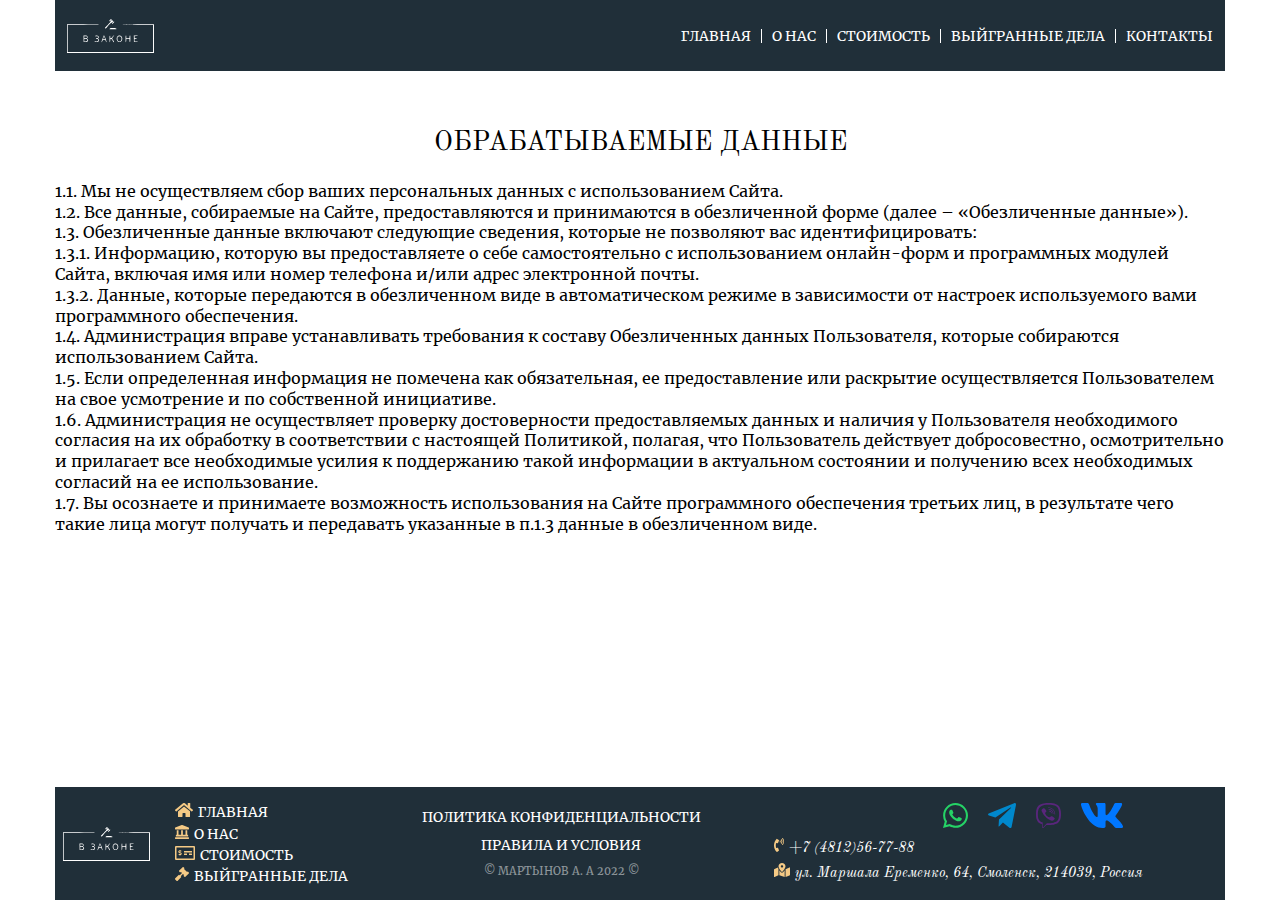
<file: privacy.html>
<!DOCTYPE html><html lang="ru"><head>  <title>Политика конфиденциальности</title>  <meta charset="UTF-8">  <meta name="format-detection" content="telephone=no">  <link rel="stylesheet" href="css/style.min.css">  <link rel="shortcut icon" href="img/icons/favicon.png">  <meta name="viewport" content="width=device-width, initial-scale=1.0"></head><body>  <div class="wrapper">    <header class="header">      <div class="container">        <div class="header__row">          <div class="header__row-item">            <div class="header__logo logo"> <a href="index.html">                <picture>                  <source srcset="img/icons/logo_white.svg" type="image/webp"><img src="img/icons/logo_white.svg"                    alt="Логотип">                </picture>              </a> </div>            <div class="header__menu menu">              <div class="menu__icon icon-menu"> <span></span> <span></span> <span></span> </div>              <nav class="menu__body">                <ul class="menu__list">                  <li><a href="index.html" class="menu__link">Главная</a></li>                  <li><a href="about_us.html" class="menu__link">О нас</a></li>                  <li><a href="price.html" class="menu__link">Стоимость</a></li>                  <li><a href="cases_won.html" class="menu__link">Выйгранные дела</a></li>                  <li><a href="contact.html" class="menu__link">Контакты</a></li>                </ul>              </nav>            </div>          </div>        </div>      </div>    </header>    <div class="content">      <section class="privacy">        <div class="privacy__page">          <div class="container">            <div class="privacy__content">              <div class="privacy__text">                <h2 class="privacy__title">Обрабатываемые данные</h2>                <p>                  1.1. Мы не осуществляем сбор ваших персональных данных с использованием Сайта.<br>                  1.2. Все данные, собираемые на Сайте, предоставляются и принимаются в обезличенной форме (далее –                  «Обезличенные данные»).<br>                  1.3. Обезличенные данные включают следующие сведения, которые не позволяют вас идентифицировать:<br>                  1.3.1. Информацию, которую вы предоставляете о себе самостоятельно с использованием онлайн-форм и                  программных модулей Сайта, включая имя или номер телефона и/или адрес электронной почты.<br>                  1.3.2. Данные, которые передаются в обезличенном виде в автоматическом режиме в зависимости от                  настроек используемого вами программного обеспечения.<br>                  1.4. Администрация вправе устанавливать требования к составу Обезличенных данных Пользователя, которые                  собираются использованием Сайта.<br>                  1.5. Если определенная информация не помечена как обязательная, ее предоставление или раскрытие                  осуществляется Пользователем на свое усмотрение и по собственной инициативе.<br>                  1.6. Администрация не осуществляет проверку достоверности предоставляемых данных и наличия у                  Пользователя необходимого согласия на их обработку в соответствии с настоящей Политикой, полагая, что                  Пользователь действует добросовестно, осмотрительно и прилагает все необходимые усилия к поддержанию                  такой информации в актуальном состоянии и получению всех необходимых согласий на ее использование.<br>                  1.7. Вы осознаете и принимаете возможность использования на Сайте программного обеспечения третьих                  лиц, в результате чего такие лица могут получать и передавать указанные в п.1.3 данные в обезличенном                  виде.                </p>              </div>            </div>          </div>        </div>      </section>    </div>    <footer class="footer">      <div class='container'>        <div class="footer__row">          <div class="footer__column">            <div class="footer__item">              <div class="footer__logo logo">                <a href="index.html">                  <picture><source srcset="img/icons/logo_white.svg" type="image/webp"><img src="img/icons/logo_white.svg" alt="Логотип" class="logo__item"></picture>                </a>              </div>              <div class="footer__menu footer-menu">                <nav class="footer-menu__body">                  <ul class="footer-menu__list">                    <li><a href="index.html" class="footer-menu__link menu__link--one">Главная</a></li>                    <li><a href="about_us.html" class="footer-menu__link menu__link--two">О нас</a></li>                    <li><a href="price.html" class="footer-menu__link menu__link--three">Стоимость</a></li>                    <li><a href="cases_won.html" class="footer-menu__link menu__link--four">Выйгранные дела</a></li>                  </ul>                </nav>              </div>            </div>          </div>          <div class="footer__column">            <div class="footer__item">              <div class="footer__rules rules">                <a href="privacy.html">политика конфиденциальности</a>                <a href="terms.html">правила и услoвия</a>                <p class="rules__text rules-text">© Мартынов А. А 2022 ©</p>              </div>            </div>          </div>          <div class="footer__column">            <div class="footer__item">              <address class="footer__data">                <div class="contact contact--size">                  <div class="contact__messagers">                    <a target="_blank" href="https://wa.me/79101147448" class="contact__WhatsApp">                      <picture><source srcset="img/icons/whatsapp.svg" type="image/webp"><img src="img/icons/whatsapp.svg" alt="whatsapp"></picture>                    </a>                    <a target="_blank" href="tg://resolve?domain=@v_zackone" class="contact__telegram">                      <picture><source srcset="img/icons/telegram-plane.svg" type="image/webp"><img src="img/icons/telegram-plane.svg" alt="telegram"></picture>                    </a>                    <a target="_blank" href="viber://chat?number=%2B79101147448" class="contact__viber">                      <picture><source srcset="img/icons/viber.svg" type="image/webp"><img src="img/icons/viber.svg" alt="viber"></picture>                    </a>                    <a target="_blank" href="https://m.vk.com/public194984760?from=groups%253Fact%253Dlist" class="contact__vk">                      <picture><source srcset="img/icons/vk.svg" type="image/webp"><img src="img/icons/vk.svg" alt="vk"></picture>                    </a>                  </div>                  <a href="tel:+74812567788" class="contact__phone">+7 (4812)56-77-88 </a>                  <a href="https://yandex.ru/maps/12/smolensk/house/ulitsa_marshala_yeryomenko_64/Z0sYdgRjQEMPQFtufXRwdHxjZA==/?ll=32.033968%2C54.815000&source=wizgeo&utm_medium=maps-desktop&utm_source=serp&z=17"                    class="footer__data-address">ул. Маршала Еременко, 64,<span></span> Смоленск, 214039, Россия</a>                </div>              </address>            </div>          </div>        </div>        <p class="rules-text rules-text_down">© Мартынов А. А 2022 ©</p>      </div>    </footer>  </div>  <script src="https://code.jquery.com/jquery-3.3.1.min.js"></script>  <script src="js/script.js"></script></body></html>
</file>
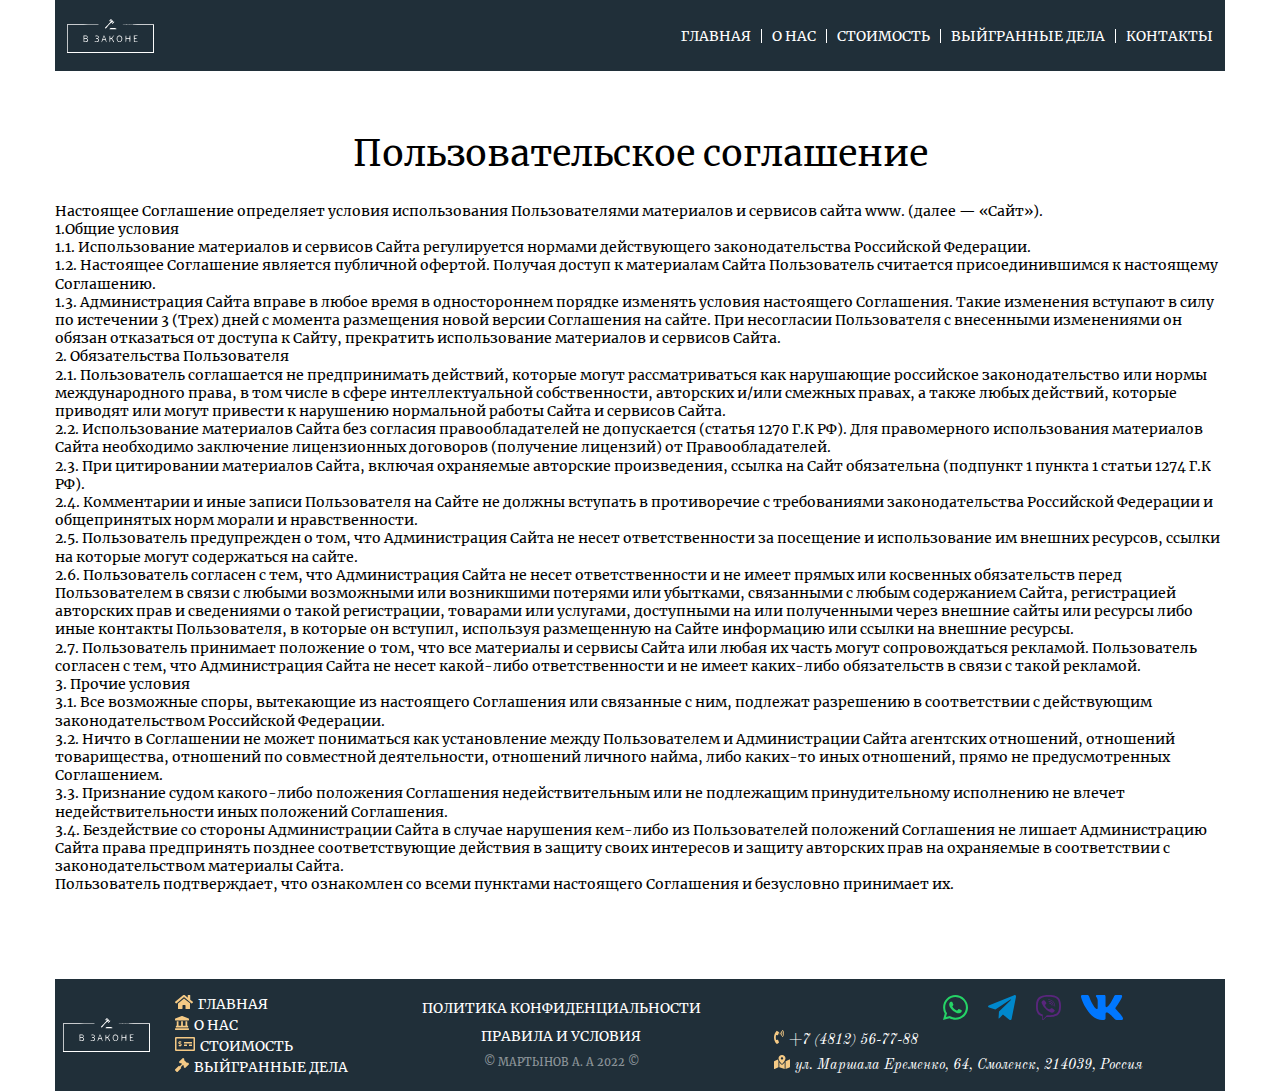
<file: terms.html>
<!DOCTYPE html><html lang="ru"><head>  <title>Правила и услoвия</title>  <meta charset="UTF-8">  <meta name="format-detection" content="telephone=no">  <link rel="stylesheet" href="css/style.min.css">  <link rel="shortcut icon" href="img/icons/favicon.png">  <meta name="viewport" content="width=device-width, initial-scale=1.0"></head><body>  <div class="wrapper">    <header class="header">      <div class="container">        <div class="header__row">          <div class="header__row-item">            <div class="header__logo logo"> <a href="index.html">                <picture>                  <source srcset="img/icons/logo_white.svg" type="image/webp"><img src="img/icons/logo_white.svg"                    alt="Логотип">                </picture>              </a> </div>            <div class="header__menu menu">              <div class="menu__icon icon-menu"> <span></span> <span></span> <span></span> </div>              <nav class="menu__body">                <ul class="menu__list">                  <li><a href="index.html" class="menu__link">Главная</a></li>                  <li><a href="about_us.html" class="menu__link">О нас</a></li>                  <li><a href="price.html" class="menu__link">Стоимость</a></li>                  <li><a href="cases_won.html" class="menu__link">Выйгранные дела</a></li>                  <li><a href="contact.html" class="menu__link">Контакты</a></li>                </ul>              </nav>            </div>          </div>        </div>      </div>    </header>    <div class="content">      <section class="terms">        <div class="terms__page">          <div class="container">            <div class="terms__item">              <h3 class="terms__title">Пользовательское соглашение</h3>              <p class="terms__text">                Настоящее Соглашение определяет условия использования Пользователями материалов и сервисов сайта www.        (далее — «Сайт»).<br>                                1.Общие условия<br>                                1.1. Использование материалов и сервисов Сайта регулируется нормами действующего законодательства Российской Федерации.<br>                                1.2. Настоящее Соглашение является публичной офертой. Получая доступ к материалам Сайта Пользователь считается присоединившимся к настоящему Соглашению.<br>                                1.3. Администрация Сайта вправе в любое время в одностороннем порядке изменять условия настоящего Соглашения. Такие изменения вступают в силу по истечении 3 (Трех) дней с момента размещения новой версии Соглашения на сайте. При несогласии Пользователя с внесенными изменениями он обязан отказаться от доступа к Сайту, прекратить использование материалов и сервисов Сайта.<br>                                2. Обязательства Пользователя<br>                                2.1. Пользователь соглашается не предпринимать действий, которые могут рассматриваться как нарушающие российское законодательство или нормы международного права, в том числе в сфере интеллектуальной собственности, авторских и/или смежных правах, а также любых действий, которые приводят или могут привести к нарушению нормальной работы Сайта и сервисов Сайта.<br>                                2.2. Использование материалов Сайта без согласия правообладателей не допускается (статья 1270 Г.К РФ). Для правомерного использования материалов Сайта необходимо заключение лицензионных договоров (получение лицензий) от Правообладателей.<br>                                2.3. При цитировании материалов Сайта, включая охраняемые авторские произведения, ссылка на Сайт обязательна (подпункт 1 пункта 1 статьи 1274 Г.К РФ).<br>                                2.4. Комментарии и иные записи Пользователя на Сайте не должны вступать в противоречие с требованиями законодательства Российской Федерации и общепринятых норм морали и нравственности.<br>                                2.5. Пользователь предупрежден о том, что Администрация Сайта не несет ответственности за посещение и использование им внешних ресурсов, ссылки на которые могут содержаться на сайте.<br>                                2.6. Пользователь согласен с тем, что Администрация Сайта не несет ответственности и не имеет прямых или косвенных обязательств перед Пользователем в связи с любыми возможными или возникшими потерями или убытками, связанными с любым содержанием Сайта, регистрацией авторских прав и сведениями о такой регистрации, товарами или услугами, доступными на или полученными через внешние сайты или ресурсы либо иные контакты Пользователя, в которые он вступил, используя размещенную на Сайте информацию или ссылки на внешние ресурсы.<br>                                2.7. Пользователь принимает положение о том, что все материалы и сервисы Сайта или любая их часть могут сопровождаться рекламой. Пользователь согласен с тем, что Администрация Сайта не несет какой-либо ответственности и не имеет каких-либо обязательств в связи с такой рекламой.<br>                                3. Прочие условия<br>                                3.1. Все возможные споры, вытекающие из настоящего Соглашения или связанные с ним, подлежат разрешению в соответствии с действующим законодательством Российской Федерации.<br>                                3.2. Ничто в Соглашении не может пониматься как установление между Пользователем и Администрации Сайта агентских отношений, отношений товарищества, отношений по совместной деятельности, отношений личного найма, либо каких-то иных отношений, прямо не предусмотренных Соглашением.<br>                                3.3. Признание судом какого-либо положения Соглашения недействительным или не подлежащим принудительному исполнению не влечет недействительности иных положений Соглашения.<br>                                3.4. Бездействие со стороны Администрации Сайта в случае нарушения кем-либо из Пользователей положений Соглашения не лишает Администрацию Сайта права предпринять позднее соответствующие действия в защиту своих интересов и защиту авторских прав на охраняемые в соответствии с законодательством материалы Сайта.<br>                                Пользователь подтверждает, что ознакомлен со всеми пунктами настоящего Соглашения и безусловно принимает их.<br>              </p>            </div>          </div>        </div>      </section>    </div>    <footer class="footer">      <div class='container'>        <div class="footer__row">          <div class="footer__column">            <div class="footer__item">              <div class="footer__logo logo">                <a href="index.html">                  <picture><source srcset="img/icons/logo_white.svg" type="image/webp"><img src="img/icons/logo_white.svg" alt="Логотип" class="logo__item"></picture>                </a>              </div>              <div class="footer__menu footer-menu">                <nav class="footer-menu__body">                  <ul class="footer-menu__list">                    <li><a href="index.html" class="footer-menu__link menu__link--one">Главная</a></li>                    <li><a href="about_us.html" class="footer-menu__link menu__link--two">О нас</a></li>                    <li><a href="price.html" class="footer-menu__link menu__link--three">Стоимость</a></li>                    <li><a href="cases_won.html" class="footer-menu__link menu__link--four">Выйгранные дела</a></li>                  </ul>                </nav>              </div>            </div>          </div>          <div class="footer__column">            <div class="footer__item">              <div class="footer__rules rules">                <a href="privacy.html">политика конфиденциальности</a>                <a href="terms.html">правила и услoвия</a>                <p class="rules__text rules-text">© Мартынов А. А 2022 ©</p>              </div>            </div>          </div>          <div class="footer__column">            <div class="footer__item">              <address class="footer__data">                <div class="contact contact--size">                  <div class="contact__messagers">                    <a target="_blank" href="https://wa.me/79101147448" class="contact__WhatsApp">                      <picture><source srcset="img/icons/whatsapp.svg" type="image/webp"><img src="img/icons/whatsapp.svg" alt="whatsapp"></picture>                    </a>                    <a target="_blank" href="tg://resolve?domain=@v_zackone" class="contact__telegram">                      <picture><source srcset="img/icons/telegram-plane.svg" type="image/webp"><img src="img/icons/telegram-plane.svg" alt="telegram"></picture>                    </a>                    <a target="_blank" href="viber://chat?number=%2B79101147448" class="contact__viber">                      <picture><source srcset="img/icons/viber.svg" type="image/webp"><img src="img/icons/viber.svg" alt="viber"></picture>                    </a>                    <a target="_blank" href="https://m.vk.com/public194984760?from=groups%253Fact%253Dlist" class="contact__vk">                      <picture><source srcset="img/icons/vk.svg" type="image/webp"><img src="img/icons/vk.svg" alt="vk"></picture>                    </a>                  </div>                  <a href="tel:+74812567788" class="contact__phone">+7 (4812) 56-77-88 </a>                  <a href="https://yandex.ru/maps/12/smolensk/house/ulitsa_marshala_yeryomenko_64/Z0sYdgRjQEMPQFtufXRwdHxjZA==/?ll=32.033968%2C54.815000&source=wizgeo&utm_medium=maps-desktop&utm_source=serp&z=17"                    class="footer__data-address">ул. Маршала Еременко, 64,<span></span> Смоленск, 214039, Россия</a>                </div>              </address>            </div>          </div>        </div>        <p class="rules-text rules-text_down">© Мартынов А. А 2022 ©</p>      </div>    </footer>  </div>  <script src="https://code.jquery.com/jquery-3.3.1.min.js"></script>  <script src="js/script.js"></script></body></html>
</file>
<file: css/style.min.css>
@font-face{font-family:OldStandardTT;font-display:swap;src:url(../fonts/OldStandardTT-Bold.woff) format("woff"),url(../fonts/OldStandardTT-Bold.woff2) format("woff2");font-weight:700;font-style:Bold}@font-face{font-family:Merriweather;font-display:swap;src:url(../fonts/Merriweather-Regular.woff) format("woff"),url(../fonts/Merriweather-Regular.woff2) format("woff2");font-weight:400;font-style:Regular}@font-face{font-family:OldStandardTT;font-display:swap;src:url(../fonts/OldStandardTT-Italic.woff) format("woff"),url(../fonts/OldStandardTT-Italic.woff2) format("woff2");font-weight:400;font-style:Italic}@font-face{font-family:OldStandardTT;font-display:swap;src:url(../fonts/OldStandardTT-Regular.woff) format("woff"),url(../fonts/OldStandardTT-Regular.woff2) format("woff2");font-weight:400;font-style:Regular}*{padding:0;margin:0;border:0}*,:after,:before{-moz-box-sizing:border-box;-webkit-box-sizing:border-box;box-sizing:border-box}:active,:focus{outline:0}a:active,a:focus{outline:0}aside,footer,header,nav,section{display:block}body,html{height:100%;min-width:320px}body{line-height:1;font-family:Merriweather;-ms-text-size-adjust:100%;-moz-text-size-adjust:100%;-webkit-text-size-adjust:100%}button,input,textarea{font-family:Merriweather}input::-ms-clear{display:none}button{cursor:pointer}button::-moz-focus-inner{padding:0;border:0}a,a:visited{text-decoration:none}a:hover{text-decoration:none}ul li{list-style:none}img{vertical-align:top}h1,h2,h3,h4,h5,h6{font-weight:inherit;font-size:inherit}body{font-size:14px;color:#000}.wrapper{width:100%;min-height:100%;overflow:hidden;display:flex;flex-direction:column}.content{flex:1 0 auto}.container{width:100%;max-width:1170px;margin:0 auto}.header{position:relative}.header__row{background-color:#202f39}.header__row-item{display:flex;justify-content:space-between;align-items:center;margin-bottom:15px;padding:18px 12px 18px 12px;position:relative}.header__logo{z-index:4}.menu__body.active{opacity:1;visibility:visible;transition:.5s}.menu__list{text-transform:uppercase;display:flex;justify-content:space-between}.menu__list:last-child{padding:0;border-right:none}.menu__list li{padding:0 10px 0 10px;border-right:1px solid #fff;position:relative}.menu__list li:last-child{padding:0 0 0 10px;border-right:none}.menu__link{color:#fff}.menu__link:hover{transition:.2s;color:#f5ca85}.active-page{box-shadow:0 -5px 0 -4px #fff inset}.data__phone{color:#fff}.data__phone:hover{transition:.2s;color:#f5ca85}.icon-menu{display:none;position:absolute;top:26px;right:15px;width:30px;height:18px;cursor:pointer;z-index:5}.icon-menu span{-webkit-transition:all .3s ease 0s;-moz-transition:all .3s ease 0s;-ms-transition:all .3s ease 0s;-o-transition:all .3s ease 0s;transition:all .3s ease 0s;top:8px;left:0;position:absolute;width:100%;height:2px;background-color:#fff}.icon-menu span:first-child{top:0}.icon-menu span:last-child{top:auto;bottom:0}.icon-menu.active span{-moz-transform:scale(0);-ms-transform:scale(0);-webkit-transform:scale(0);-o-transform:scale(0);transform:scale(0)}.icon-menu.active span:first-child{-moz-transform:rotate(-45deg);-ms-transform:rotate(-45deg);-webkit-transform:rotate(-45deg);-o-transform:rotate(-45deg);transform:rotate(-45deg);top:8px}.icon-menu.active span:last-child{-moz-transform:rotate(45deg);-ms-transform:rotate(45deg);-webkit-transform:rotate(45deg);-o-transform:rotate(45deg);transform:rotate(45deg);bottom:8px}footer{flex:0 0 auto}.footer{margin-top:85px}.footer__row{display:flex;text-align:start;justify-content:space-between;background-color:#202f39;padding:16px 8px 16px 8px;min-height:110px}.footer__column{flex-grow:1}.footer__item{display:flex;align-items:center;height:100%}.footer__logo{margin-right:25px}.footer__menu{height:100%}.footer-menu__body{height:100%}.footer-menu__list{display:flex;flex-direction:column;justify-content:space-between;height:100%}.footer-menu__list li{position:relative}.footer-menu__link{color:#fff;text-transform:uppercase;min-width:172px;display:block}.footer-menu__link:hover,:focus-visible{color:#f5ca85;transition:.2s}.menu__link--one::before{content:url(../img/icons/home.svg);font-family:fa-solid;padding-right:5px}.menu__link--two::before{content:url(../img/icons/landmark.svg);font-family:fa-solid;padding-right:5px}.menu__link--three::before{content:url(../img/icons/money-check.svg);font-family:fa-solid;padding-right:5px}.menu__link--four::before{content:url(../img/icons/gavel.svg);font-family:fa-solid;padding-right:5px}.footer__rules{text-transform:uppercase;display:flex;flex-direction:column;align-items:center;justify-content:space-around;height:100%}.rules a{color:#fff}.rules a:hover,:focus-visible{color:#f5ca85;transition:.2s}.rules-text{color:rgba(255,255,255,.5);text-align:center;font-size:11px}.footer__data{align-self:flex-end}.footer__data a{display:block}.contact--size{font-size:14px}.contact__messagers{display:flex;justify-content:flex-end;margin-bottom:10px}.contact__messagers a{margin-right:20px}.footer__data-address{padding-top:8px;color:#fff;font-family:OldStandardTT;font-weight:400;line-height:1.4em}.rules-text_down{display:none}.footer__data-address::before{content:url(../img/icons/map-marked-alt.svg);font-family:fa-solid;padding-right:5px}.contact__phone::before{content:url(../img/icons/phone-volume.svg);font-family:fa-solid;padding-right:5px;fill:#fff}.contact__phone{color:#fff;font-family:OldStandardTT;font-weight:400}.intro{height:auto}.intro__content-text{max-width:100%;width:100%;color:#fff}.intro__content{position:relative;align-content:center}.intro__item{padding:70px 0 0 40px;position:absolute;top:0;left:0;z-index:4}.intro__title{font-size:calc(32px + 14 * ((100vw - 320px)/ (1170 - 320)));text-transform:uppercase;font-family:OldStandardTT;font-weight:Bold;line-height:1.5em;margin-bottom:15px}.intro__text{font-size:calc(16px + 6 * ((100vw - 320px)/ (1170 - 320)));font-family:OldStandardTT;line-height:1.7em;max-width:60%}.intro__text span{text-decoration:underline}.intro__content-img{z-index:-1}.intro__img{max-width:100%}.intro__content-btn{position:absolute;left:50%;bottom:10%;right:auto;margin:0 auto;width:auto;transform:translateX(-50%)}.intro__link{width:100%}.intro__btn{background-color:#202f39;padding:0;text-transform:uppercase;color:#fff;padding:15px 26px;margin:0 0 0 auto}.intro__btn:hover{background-color:#f5ca85;transition:.2s}.intro__img_mobile{display:none}.intro__img_tablet{display:none}.intro__text .transfer{display:none}.main__title{margin:40px 0 60px 0;font-size:calc(20px + 6 * ((100vw - 320px)/ (1170 - 320)));text-transform:uppercase;text-align:center;font-family:OldStandardTT;font-weight:400;line-height:1.3em}.main__items-flex_column{display:flex;flex-direction:column;align-items:center;margin-bottom:30px}.main__items-flex_row-descktop{display:flex;margin-bottom:30px;justify-content:space-between;width:100%}.main__items-flex_row{display:flex;margin-right:30px;width:100%;justify-content:space-between}.main__items-flex_row-descktop .main__items-flex_row:last-child{margin-right:0}.main__item{padding:10px 20px 10px 20px;background-color:#202f39;width:250px}.main__item-text{position:relative;color:#fff;line-height:1.3em;height:100%;padding-left:30px;display:flex;align-items:center}.main__item-text::before{content:url(../img/icons/clipboard-list_gold.svg);position:absolute;display:inline-block;left:-3px}.main__servis-list .main__servis-text:last-child{text-align:center;border:none}.main__servis-text{line-height:1.3em;font-size:16px;border:solid 1px #202f39;border-radius:5px;padding:10px 20px}.main__servis-text span{font-weight:700}.service__items{display:flex}.service__flex{display:flex;width:100%;justify-content:space-around}.service__item{position:relative;flex-shrink:1;display:flex;flex-direction:column;width:227px;align-items:center;text-align:center}.service__item-value{color:#fff;margin-bottom:20px}.service__item::after{content:url(../img/icons/arrow.svg);display:block;position:absolute;right:-40px;top:60px}.service__item_arrow-none:after{content:url(../img/icons/arrow.svg);display:none}.service__item-text{font-size:calc(20px + 6 * ((100vw - 320px)/ (1170 - 320)));position:relative;height:232px;line-height:1.2em}.service__text{font-size:16px;margin-bottom:70px}.service__text p{margin-bottom:40px}.service__text li{margin-bottom:20px;line-height:1.3em;list-style-image:url(../img/icons/check.svg);margin-left:30px}.service__region-item{display:flex}.service__region span{text-decoration:underline}.service__region-img{margin-right:45px}.service__region-text{line-height:1.3em;font-size:16px}.service__region-text p{line-height:1.3em;font-size:16px}.service__region-title{font-size:calc(20px + 6 * ((100vw - 320px)/ (1170 - 320)));margin-bottom:30px}.story__intro{margin-bottom:90px;position:relative}.story__intro-img{max-width:100%;margin-bottom:50px}.story__intro-item{position:absolute;margin:0 auto;left:50%;right:auto;top:19%;max-height:293px;transform:translateX(-50%)}.story__intro-title{font-size:calc(32px + 14 * ((100vw - 320px)/ (1170 - 320)));text-transform:uppercase;font-family:OldStandardTT;font-weight:Bold;line-height:1.5em;color:#fff}.story__intro-text{font-size:calc(16px + 3 * ((100vw - 320px)/ (1170 - 320)));line-height:1.3em;text-align:center}.story-teams{display:flex;align-items:center;justify-content:space-around}.story-team__item{height:386px;align-content:center}.story-team__item{text-align:center}.story-team__text{line-height:1.3em}.story-team__item-img{max-width:230px;margin-bottom:10px}.contact__item{margin:40px 0 0 0;display:flex;justify-content:space-around}.contact__item-link{display:flex;flex-direction:column-reverse;color:#202f39;margin-right:40px}.contact__item-link:hover{color:#f5ca85}.contact__item-img{max-width:100%}.contact__item-text{font-size:calc(16px + 3 * ((100vw - 320px)/ (1170 - 320)))}.contact__phone_black{color:#000;font-family:Merriweather;font-weight:400}.contact__mail{margin:5px 0 5px 0;line-height:1.3em}.work__time{line-height:1.3em}.work__time span{color:red}.terms__title{font-size:calc(20px + 14 * ((100vw - 320px)/ (1170 - 320)));text-align:center;margin:50px 0 30px 0}.terms__text{line-height:1.3em}.case__title{margin:40px 0 20px 0;font-size:calc(20px + 6 * ((100vw - 320px)/ (1170 - 320)));text-transform:uppercase;text-align:center;font-family:OldStandardTT;font-weight:400;line-height:1.3em}.case__item{font-size:16px;line-height:1.3em;text-align:center}.case__one{display:flex;justify-content:center}.case__one-flex{max-width:650px}.case__text{padding:0 0 10px 0}.case__text span{font-weight:700}.case__frame{margin-bottom:30px}.privacy__text{line-height:1.3em;font-size:16px}.privacy__title{margin:40px 0 20px 0;font-size:calc(20px + 6 * ((100vw - 320px)/ (1170 - 320)));text-transform:uppercase;text-align:center;font-family:OldStandardTT;font-weight:400;line-height:1.3em}.price__item{text-align:center}.price__item img{max-width:100%}.price__item iframe{display:none}@media (max-width:1186px){.main__items-flex_row-descktop{flex-direction:column;margin-bottom:0}.main__items-flex_row{display:flex;margin-right:0;width:100%;justify-content:space-between}.main__item{padding:20px 20px 20px 20px;background-color:#202f39;width:100%;margin:0 30px 30px 0}.main__items-flex_row .main__item:last-child{margin:0 0 30px 0}}@media (max-width:1182px){.container{max-width:970px}.service__region-text p{line-height:1.1em;font-size:16px}}@media (max-width:992px){.footer__column{margin-right:15px}.footer__column:last-child{margin-right:0}.footer__rules{text-align:center}.footer__rules a{line-height:1.3em}.contact__messagers{justify-content:flex-start;margin-bottom:15px}.intro__title{font-size:calc(32px + 14 * ((100vw - 320px)/ (1170 - 320)));text-transform:uppercase;font-family:OldStandardTT;font-weight:Bold;line-height:1em}.intro__text{line-height:1.2em}.intro__content-btn{text-align:start}.intro__text br{display:none}.intro__content-btn{position:absolute;left:30%;bottom:10%;right:auto;margin:0 auto;width:auto;transform:translateX(-50%)}.service__flex{display:flex;width:100%;justify-content:space-around;flex-direction:column}.service__item{width:auto}.service__item::after{display:none}.service__item-text{font-size:calc(20px + 6 * ((100vw - 320px)/ (1170 - 320)));position:relative;height:150px;line-height:1.2em}.service__region-item{flex-direction:column}.service__region-img{margin:0 0 40px 0;max-width:100%}.service__region-item{align-items:center}.story__intro-item{top:13%}.contact__item{margin:40px 0 0 0;display:flex;justify-content:space-around;flex-direction:column;align-items:center}.contact__item-link{margin:0 0 40px 0}}@media (max-width:991.98px){.container{max-width:750px}}@media (max-width:991px){.story-team__item{padding:0 20px 0 20px}}@media (max-width:812px){.story-teams{flex-direction:column}.story-team__item{margin-bottom:25px}.story-team__item{height:auto;align-content:center}}@media (max-width:767.98px){.container{max-width:none;padding:0 10px}}@media (max-width:760px){.footer__row{display:flex;flex-direction:column;justify-content:space-between;align-items:center;background-color:#202f39;padding:16px 8px 16px 8px;min-height:110px}.footer__column{margin-right:0}.footer__rules a:nth-child(1){padding:0 0 8px 0}.footer__row{min-height:200px}.footer__logo{display:none}.rules__text{padding:9px 0 9px 0}.footer-menu__list li{padding:0 0 8px 0}.contact__phone{text-align:center}.contact__messagers{justify-content:center;margin-bottom:15px}.rules-text{display:none}.rules-text_down{display:block;color:#202f39;padding:5px 0 0 0}.contact__messagers{margin-top:15px;margin-bottom:15px}}@media (max-width:712px){.intro__img_descktop{display:none}.intro__img_tablet{display:block}.intro__img{height:100%}.intro__title{font-size:calc(32px + 14 * ((100vw - 320px)/ (1170 - 320)));text-transform:uppercase;font-family:OldStandardTT;font-weight:Bold;line-height:1.5em;margin-bottom:15px;text-align:center}.intro__text{line-height:1.7em;min-width:100%;font-size:calc(20px + 6 * ((100vw - 320px)/ (1170 - 320)));text-align:center}.intro__item{padding:60px 40px 0 40px}.intro__content-text{max-width:100%;width:100%;color:#fff}.intro__link{width:100%}.intro__btn{background-color:#202f39;padding:0;text-transform:uppercase;color:#fff;padding:15px 26px;margin:0 0 0 auto}.intro__content-btn{position:absolute;left:50%;bottom:10%;right:auto;margin:0 auto;width:auto;transform:translateX(-50%)}}@media (max-width:680px){.menu__body{opacity:0;visibility:hidden;position:absolute;left:0;top:86px;width:100%;height:100vh;background-color:#202f39;z-index:5;padding-top:100px}.menu__list{display:inline-block;text-align:center;width:100%;height:100%}.menu__list li{padding:0 0 40px 0;border-right:none}.menu__link{font-size:30px}.icon-menu{display:block}.header__menu .data__phone{font-size:30px}.header__menu .data__phone::before{content:url(../img/icons/DropDownMenu-phone-office.svg);size:16px;padding-right:8px}}@media (max-width:668px){.case__frame iframe{width:320px;height:240px}.price__item iframe{width:320px;height:370px}}@media (max-width:658px){.story__intro-item{top:4%}}@media (max-width:614px){.intro__text .transfer{display:block}}@media (max-width:600px){.price__item img{display:none}.price__item iframe{display:inline-block}}@media (max-width:590px){.intro__img_tablet{display:none}.intro__img_mobile{display:block}}@media (max-width:486px){.intro__title{line-height:1.2em}.intro__text{line-height:1.2em}.intro__content-btn{text-align:center}}@media (max-width:445px){.main__items-flex_row{display:flex;flex-direction:column}}@media (max-width:420px){.intro__item{padding:40px 30px 0 30px}.intro__title{line-height:1.2em}.intro__text{line-height:1.2em}.intro__content-btn{text-align:center}.intro__text .transfer{display:none}.intro__item{padding:30px 30px 0 30px}.intro__title{line-height:1.2em}.intro__text{line-height:1.2em}.intro__text .transfer{display:none}.intro__btn{padding:0;font-size:14px;padding:12px 16px}}@media (max-width:406px){.footer__data-address{text-align:center}}@media (max-width:400px){.service__items{flex-direction:column}}@media (max-width:368px){.intro__item{padding:20px 20px 0 20px}.intro__title{line-height:1.2em}.intro__text{line-height:1em}.intro__content-btn{padding:30px 0 0 0;text-align:center}.intro__text .transfer{display:none}.intro__btn{padding:0;font-size:14px;padding:10px 6px}}@media (max-width:360px){.footer__data-address span{display:block}}@media (max-width:337px){.intro__item{padding:20px 20px 0 20px}.intro__title{line-height:1em}.intro__text{line-height:1em}.intro__text .transfer{display:none}.intro__btn{padding:7px 3px;margin:0 0 0 auto}}
</file>
